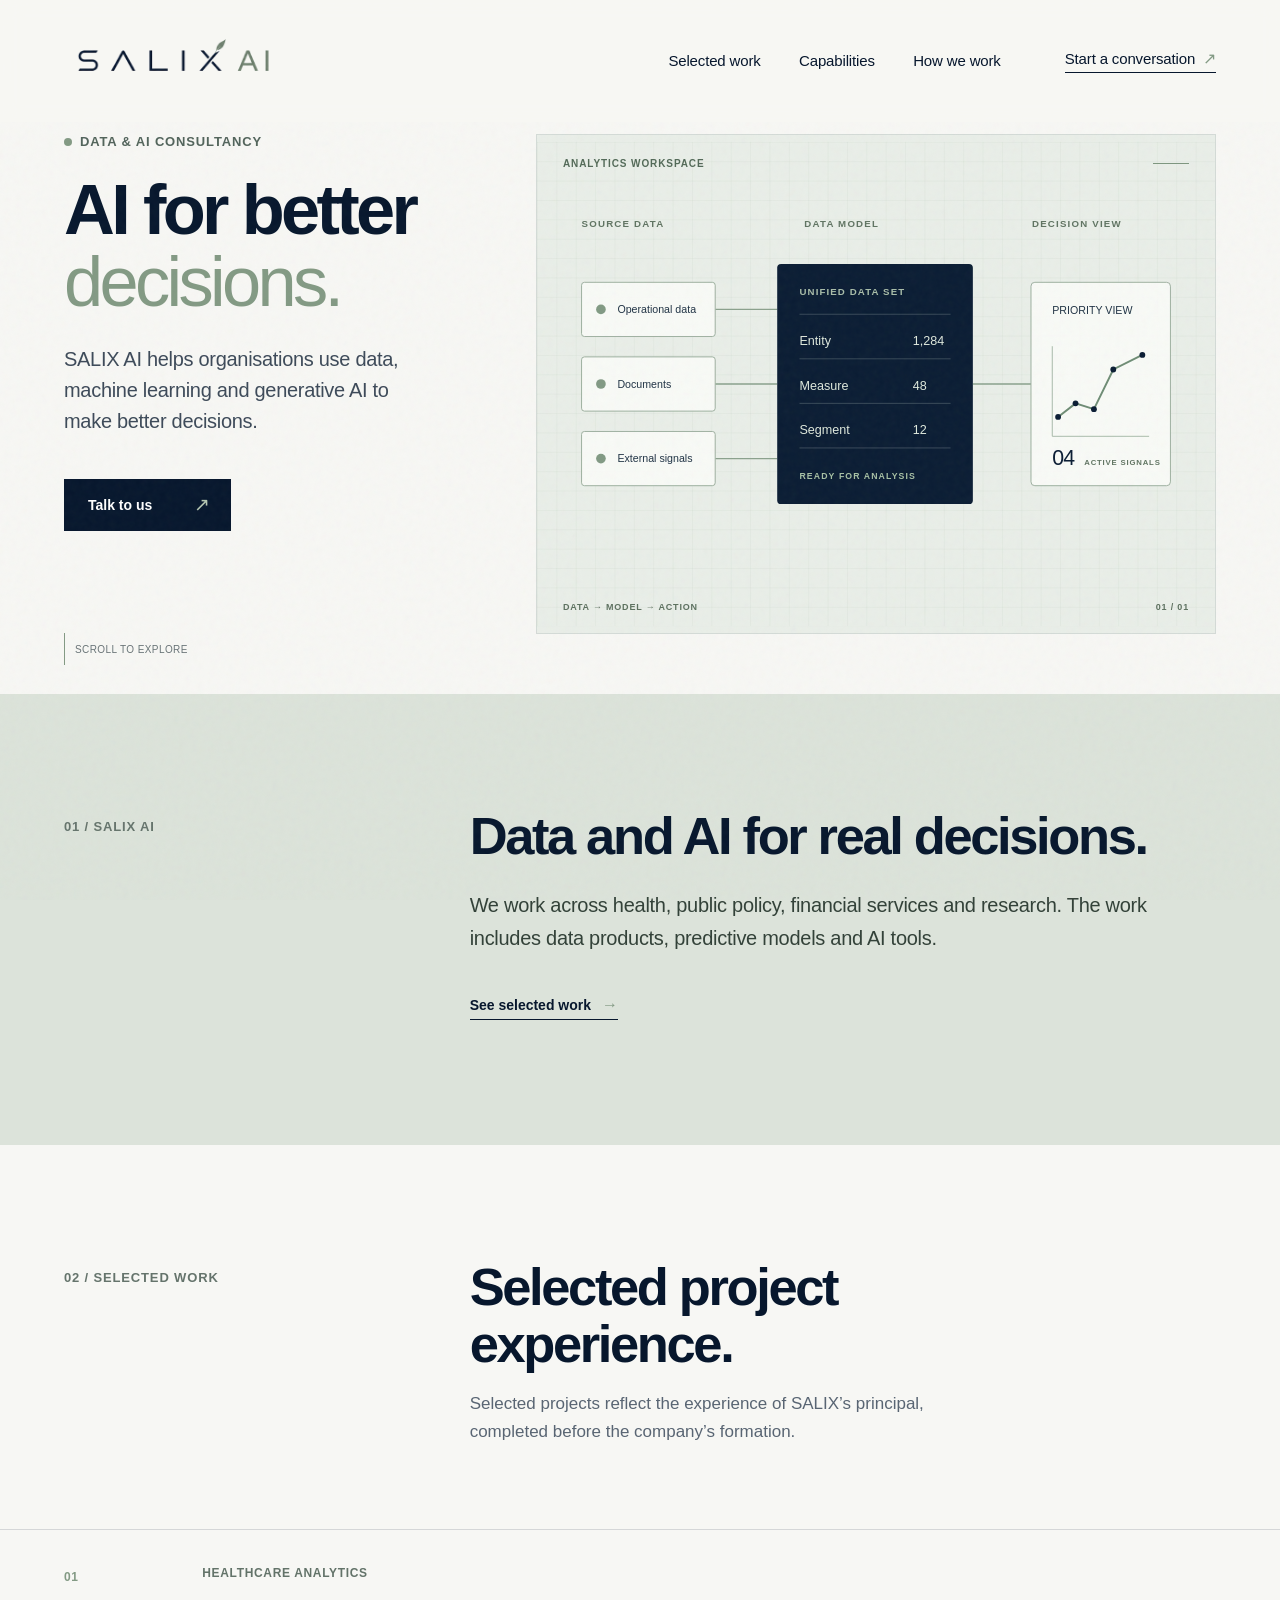
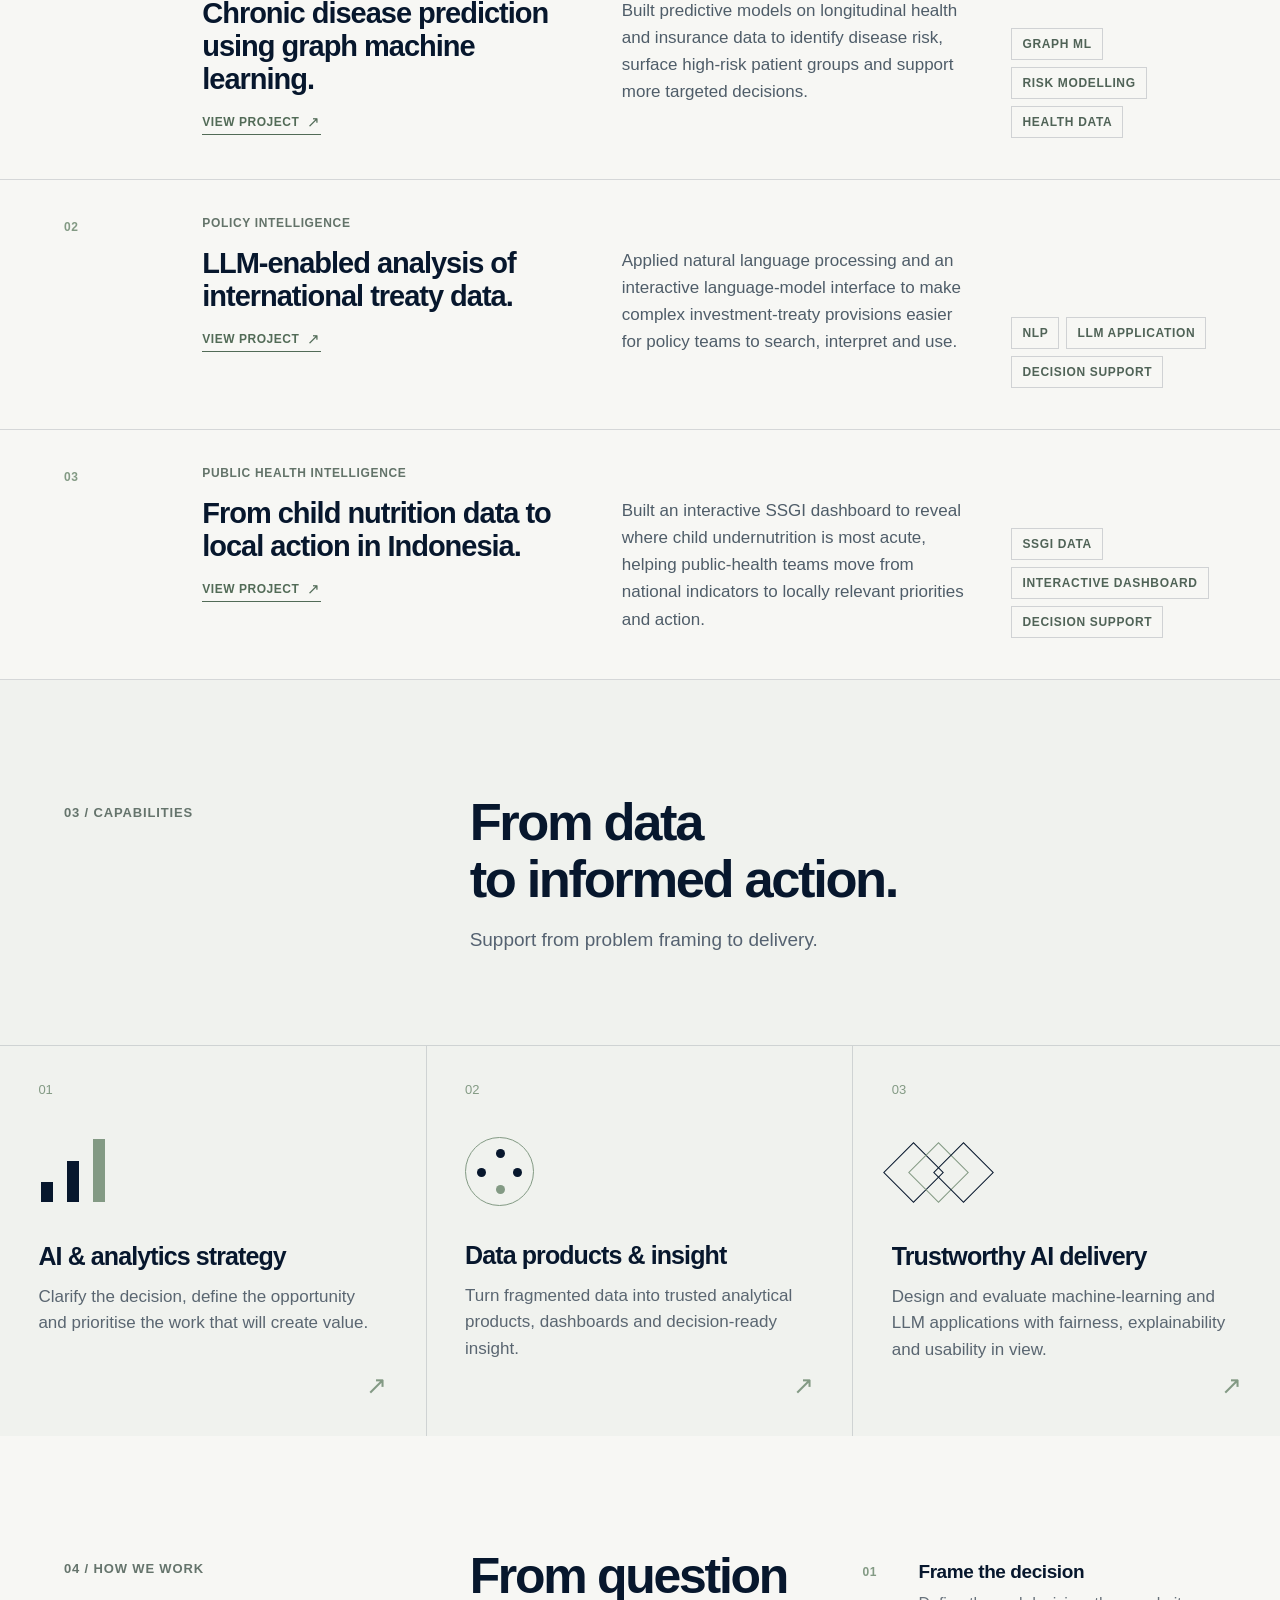
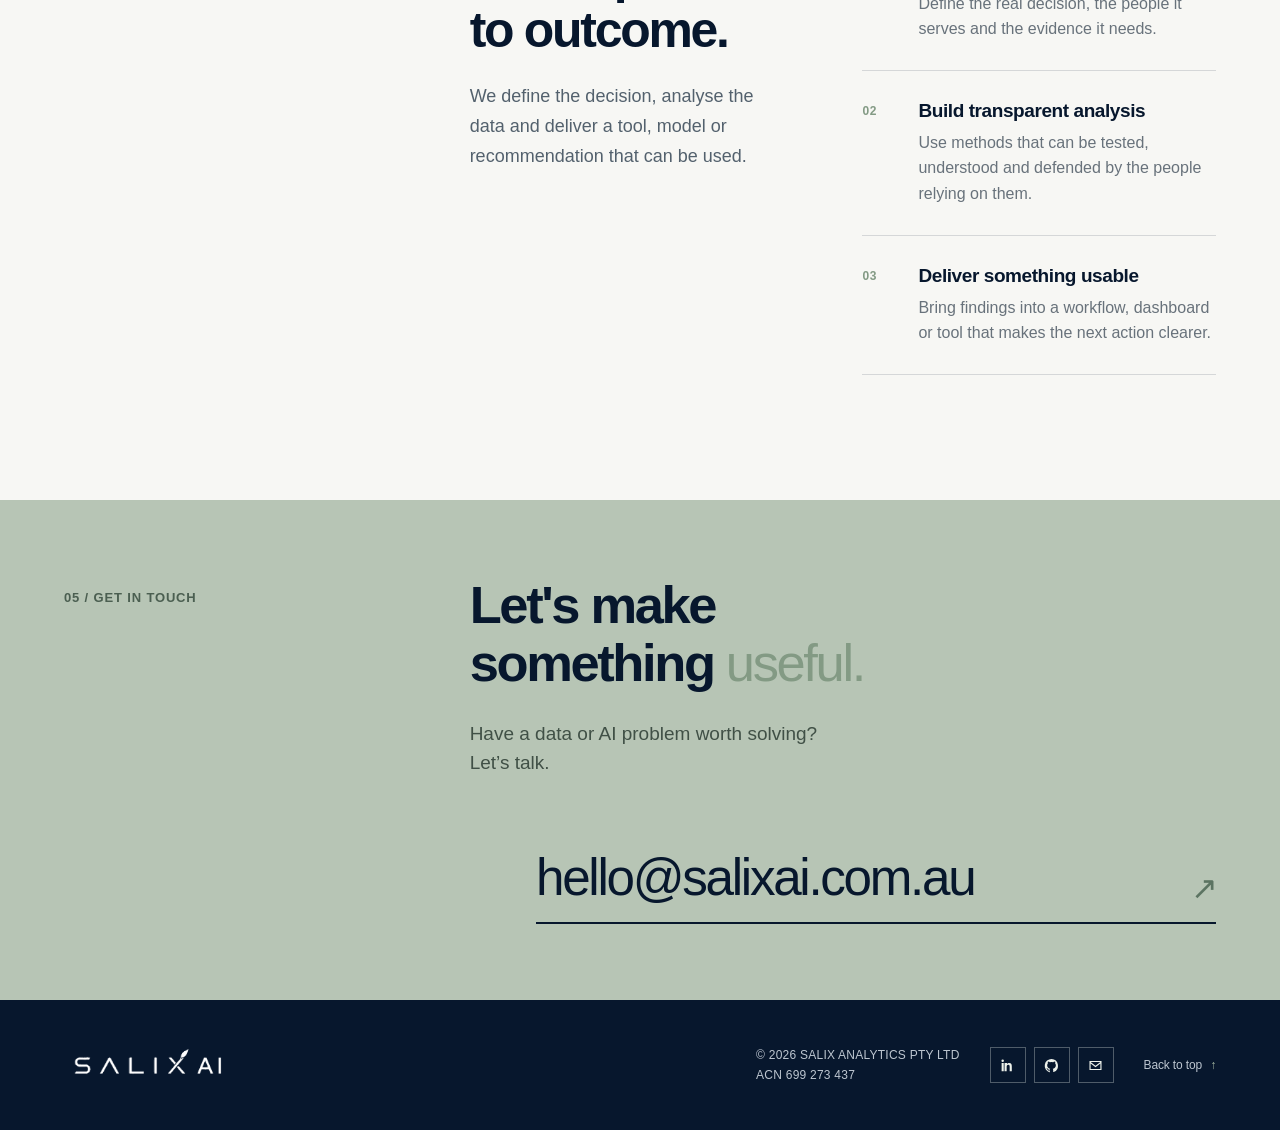
<file: index.html>
<!doctype html>
<html lang="en">
  <head>
    <meta charset="UTF-8" />
    <meta name="viewport" content="width=device-width, initial-scale=1.0" />
    <meta
      name="description"
      content="SALIX AI is an independent data and AI consultancy for complex, high-stakes decisions."
    />
    <meta name="theme-color" content="#07172d" />
    <title>SALIX AI | Data & AI advisory</title>
    <link rel="icon" href="SALIX_AI_exact_brand_pack/22_favicon.ico" sizes="any" />
    <link rel="stylesheet" href="styles.css?v=20260623-1800" />
  </head>
  <body>
    <div class="page-noise" aria-hidden="true"></div>
    <header class="site-header" id="top">
      <a class="brand" href="#top" aria-label="SALIX AI home">
        <img src="SALIX_AI_exact_brand_pack/10_primary_logo_transparent.png" alt="SALIX AI" />
      </a>
      <nav class="desktop-nav" aria-label="Main navigation">
        <a href="#work">Selected work</a>
        <a href="#services">Capabilities</a>
        <a href="#approach">How we work</a>
      </nav>
      <a class="header-cta" href="#contact">Start a conversation <span>↗</span></a>
      <button class="menu-button" aria-label="Open menu" aria-expanded="false">
        <span></span><span></span>
      </button>
    </header>

    <nav class="mobile-nav" aria-label="Mobile navigation">
      <a href="#work">Selected work</a>
      <a href="#services">Capabilities</a>
      <a href="#approach">How we work</a>
      <a href="#contact">Start a conversation</a>
    </nav>

    <main>
      <section class="hero">
        <div class="hero-copy reveal">
          <p class="eyebrow"><span class="eyebrow-dot"></span> Data &amp; AI consultancy</p>
          <h1>AI for better<br /><em>decisions.</em></h1>
          <p class="hero-intro">
            SALIX AI helps organisations use data, machine learning and generative AI to make better decisions.
          </p>
          <a class="button button-dark" href="#contact">Talk to us <span>↗</span></a>
        </div>
        <div class="hero-art reveal" aria-label="Diagram showing source data, a data model and a decision view" role="img">
          <svg class="data-diagram" viewBox="0 0 700 500" aria-hidden="true">
            <defs>
              <pattern id="diagram-grid" width="20" height="20" patternUnits="userSpaceOnUse"><path d="M20 0H0V20" fill="none" stroke="#8ba18d" stroke-opacity=".13" stroke-width="1"/></pattern>
            </defs>
            <rect width="700" height="500" fill="url(#diagram-grid)"/>
            <text class="diagram-caption" x="46" y="88">SOURCE DATA</text>
            <text class="diagram-caption" x="276" y="88">DATA MODEL</text>
            <text class="diagram-caption" x="511" y="88">DECISION VIEW</text>
            <path class="diagram-connection" d="M184 173H248M184 250H248M184 327H248M450 250H510"/>
            <g class="source-list"><rect x="46" y="145" width="138" height="56" rx="3"/><circle cx="66" cy="173" r="5"/><text x="83" y="177">Operational data</text><rect x="46" y="222" width="138" height="56" rx="3"/><circle cx="66" cy="250" r="5"/><text x="83" y="254">Documents</text><rect x="46" y="299" width="138" height="56" rx="3"/><circle cx="66" cy="327" r="5"/><text x="83" y="331">External signals</text></g>
            <g class="model-panel"><rect x="248" y="126" width="202" height="248" rx="4"/><text class="model-title" x="271" y="158">UNIFIED DATA SET</text><path d="M271 178H427"/><text x="271" y="210">Entity</text><text x="388" y="210">1,284</text><path d="M271 224H427"/><text x="271" y="256">Measure</text><text x="388" y="256">48</text><path d="M271 270H427"/><text x="271" y="302">Segment</text><text x="388" y="302">12</text><path d="M271 316H427"/><text class="model-status" x="271" y="348">READY FOR ANALYSIS</text></g>
            <g class="decision-panel"><rect x="510" y="145" width="144" height="210" rx="4"/><text x="532" y="178">PRIORITY VIEW</text><path class="chart-axis" d="M532 304H632M532 304V211"/><path class="chart-line" d="M538 284 L556 270 L575 276 L595 235 L625 220"/><circle class="chart-dot" cx="538" cy="284" r="3"/><circle class="chart-dot" cx="556" cy="270" r="3"/><circle class="chart-dot" cx="575" cy="276" r="3"/><circle class="chart-dot" cx="595" cy="235" r="3"/><circle class="chart-dot" cx="625" cy="220" r="3"/><text class="decision-number" x="532" y="334">04</text><text class="decision-label" x="565" y="334">ACTIVE SIGNALS</text></g>
          </svg>
          <div class="diagram-header"><span>ANALYTICS WORKSPACE</span><i></i></div>
          <div class="diagram-footer"><span>DATA → MODEL → ACTION</span><span>01 / 01</span></div>
        </div>
        <a class="scroll-prompt" href="#services"><span></span> Scroll to explore</a>
      </section>

      <section class="intro section-grid" id="about">
        <p class="section-label reveal">01 / SALIX AI</p>
        <div class="intro-content reveal">
          <h2>Data and AI for real decisions.</h2>
          <p>
            We work across health, public policy, financial services and research. The work includes data products, predictive models and AI tools.
          </p>
          <a class="text-link" href="#work">See selected work <span>→</span></a>
        </div>
      </section>

      <section class="work" id="work">
        <div class="work-heading section-grid">
          <p class="section-label reveal">02 / Selected work</p>
          <div class="reveal">
            <h2>Selected project<br />experience.</h2>
            <p>Selected projects reflect the experience of SALIX&rsquo;s principal, completed before the company&rsquo;s formation.</p>
          </div>
        </div>
        <div class="case-list">
          <article class="case-study reveal">
            <div class="case-index">01</div>
            <div class="case-main"><p class="case-sector">Healthcare analytics</p><h3><a href="chronic-disease-graph-ml.html">Chronic disease prediction using graph machine learning.</a></h3><a class="case-project-link" href="chronic-disease-graph-ml.html">View project <span>↗</span></a></div>
            <p class="case-description">Built predictive models on longitudinal health and insurance data to identify disease risk, surface high-risk patient groups and support more targeted decisions.</p>
            <div class="case-tags"><span>Graph ML</span><span>Risk modelling</span><span>Health data</span></div>
          </article>
          <article class="case-study reveal">
            <div class="case-index">02</div>
            <div class="case-main"><p class="case-sector">Policy intelligence</p><h3><a href="international-treaty-intelligence.html">LLM-enabled analysis of international treaty data.</a></h3><a class="case-project-link" href="international-treaty-intelligence.html">View project <span>↗</span></a></div>
            <p class="case-description">Applied natural language processing and an interactive language-model interface to make complex investment-treaty provisions easier for policy teams to search, interpret and use.</p>
            <div class="case-tags"><span>NLP</span><span>LLM application</span><span>Decision support</span></div>
          </article>
          <article class="case-study reveal">
            <div class="case-index">03</div>
            <div class="case-main"><p class="case-sector">Public health intelligence</p><h3><a href="indonesia-child-nutrition.html">From child nutrition data to local action in Indonesia.</a></h3><a class="case-project-link" href="indonesia-child-nutrition.html">View project <span>↗</span></a></div>
            <p class="case-description">Built an interactive SSGI dashboard to reveal where child undernutrition is most acute, helping public-health teams move from national indicators to locally relevant priorities and action.</p>
            <div class="case-tags"><span>SSGI data</span><span>Interactive dashboard</span><span>Decision support</span></div>
          </article>
        </div>
      </section>

      <section class="services" id="services">
        <div class="services-heading section-grid">
          <p class="section-label reveal">03 / Capabilities</p>
          <div class="reveal">
            <h2>From data<br />to informed action.</h2>
            <p>Support from problem framing to delivery.</p>
          </div>
        </div>
        <div class="service-list">
          <article class="service-card reveal">
            <p class="service-number">01</p>
            <div class="service-icon strategy-icon"><span></span><span></span><span></span></div>
            <h3>AI &amp; analytics strategy</h3>
            <p>Clarify the decision, define the opportunity and prioritise the work that will create value.</p>
            <a href="#contact" aria-label="Discuss AI strategy">↗</a>
          </article>
          <article class="service-card reveal">
            <p class="service-number">02</p>
            <div class="service-icon data-icon"><span></span><span></span><span></span><span></span></div>
            <h3>Data products &amp; insight</h3>
            <p>Turn fragmented data into trusted analytical products, dashboards and decision-ready insight.</p>
            <a href="#contact" aria-label="Discuss data foundations">↗</a>
          </article>
          <article class="service-card reveal">
            <p class="service-number">03</p>
            <div class="service-icon delivery-icon"><span></span><span></span><span></span></div>
            <h3>Trustworthy AI delivery</h3>
            <p>Design and evaluate machine-learning and LLM applications with fairness, explainability and usability in view.</p>
            <a href="#contact" aria-label="Discuss intelligent delivery">↗</a>
          </article>
        </div>
      </section>

      <section class="approach section-grid" id="approach">
        <p class="section-label reveal">04 / How we work</p>
        <div class="approach-content">
          <div class="reveal">
            <h2>From question<br />to outcome.</h2>
            <p>We define the decision, analyse the data and deliver a tool, model or recommendation that can be used.</p>
          </div>
          <ol class="principles reveal">
            <li><span>01</span><strong>Frame the decision</strong><p>Define the real decision, the people it serves and the evidence it needs.</p></li>
            <li><span>02</span><strong>Build transparent analysis</strong><p>Use methods that can be tested, understood and defended by the people relying on them.</p></li>
            <li><span>03</span><strong>Deliver something usable</strong><p>Bring findings into a workflow, dashboard or tool that makes the next action clearer.</p></li>
          </ol>
        </div>
      </section>

      <section class="contact" id="contact">
        <div class="contact-inner">
          <div class="contact-copy reveal">
            <p class="section-label">05 / Get in touch</p>
            <div class="contact-message">
              <h2>Let's make<br />something <em>useful.</em></h2>
              <p>Have a data or AI problem worth solving? Let&rsquo;s talk.</p>
            </div>
          </div>
          <a class="contact-email reveal" href="mailto:hello@salixai.com.au">
            <span>hello@salixai.com.au</span><i>↗</i>
          </a>
        </div>
      </section>
    </main>

    <footer>
      <img src="SALIX_AI_exact_brand_pack/10_primary_logo_transparent.png" alt="SALIX AI" />
      <div class="footer-details">
        <p>© <span id="year"></span> SALIX ANALYTICS PTY LTD</p>
        <p>ACN 699 273 437</p>
      </div>
      <nav class="footer-socials" aria-label="Social links">
        <a href="https://www.linkedin.com/company/salix-analytics-pty-ltd/" target="_blank" rel="noreferrer" aria-label="SALIX AI on LinkedIn">
          <svg viewBox="0 0 24 24" aria-hidden="true"><path d="M5.2 3.5A1.7 1.7 0 1 1 5.2 7a1.7 1.7 0 0 1 0-3.5ZM3.7 8.6h3V20h-3V8.6Zm4.9 0h2.9v1.56h.04c.4-.76 1.4-1.56 2.88-1.56 3.08 0 3.65 2.03 3.65 4.67V20h-3v-5.96c0-1.42-.03-3.25-1.98-3.25-1.98 0-2.28 1.54-2.28 3.15V20h-3V8.6Z"/></svg>
        </a>
        <a href="https://github.com/haohuilu" target="_blank" rel="noreferrer" aria-label="SALIX AI on GitHub">
          <svg viewBox="0 0 24 24" aria-hidden="true"><path d="M12 2.8a9.6 9.6 0 0 0-3.04 18.7c.48.09.66-.21.66-.47v-1.86c-2.69.58-3.26-1.14-3.26-1.14-.44-1.12-1.08-1.42-1.08-1.42-.88-.6.07-.59.07-.59.98.07 1.49 1 1.49 1 .87 1.49 2.28 1.06 2.84.81.09-.63.34-1.06.62-1.31-2.15-.25-4.41-1.08-4.41-4.78 0-1.06.38-1.93 1-2.61-.1-.25-.43-1.24.1-2.58 0 0 .82-.26 2.64 1a9.2 9.2 0 0 1 4.8 0c1.82-1.26 2.63-1 2.63-1 .54 1.34.2 2.33.1 2.58.62.68 1 1.55 1 2.61 0 3.72-2.27 4.52-4.43 4.77.35.3.66.87.66 1.75v2.6c0 .26.17.57.67.47A9.6 9.6 0 0 0 12 2.8Z"/></svg>
        </a>
        <a href="mailto:hello@salixai.com.au" aria-label="Email SALIX AI">
          <svg viewBox="0 0 24 24" aria-hidden="true"><path d="M3.5 5.5h17v13h-17v-13Zm1.6 1.7 6.9 5.31 6.9-5.31H5.1Zm13.8 9.6V9.08L12 14.46 5.1 9.08v7.72h13.8Z"/></svg>
        </a>
      </nav>
      <a href="#top">Back to top <span>↑</span></a>
    </footer>
    <script src="script.js"></script>
  </body>
</html>
</file>
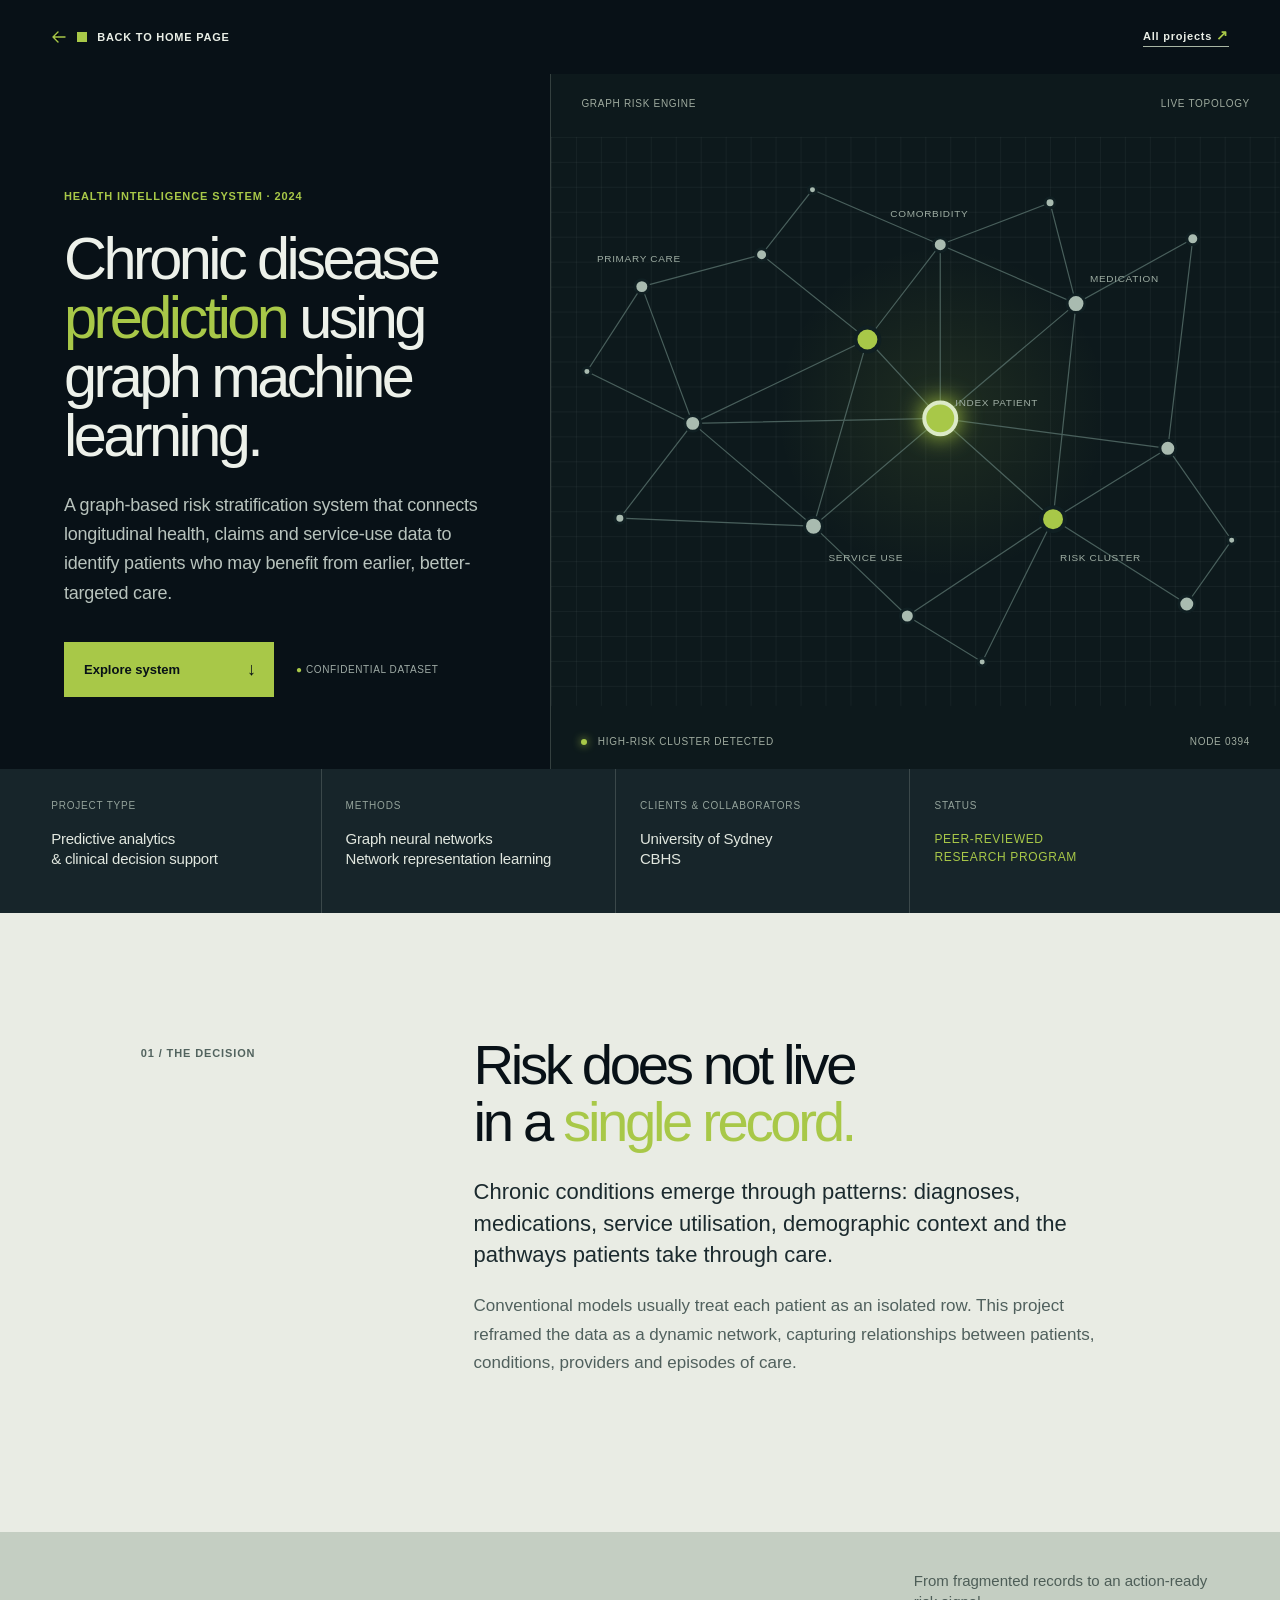
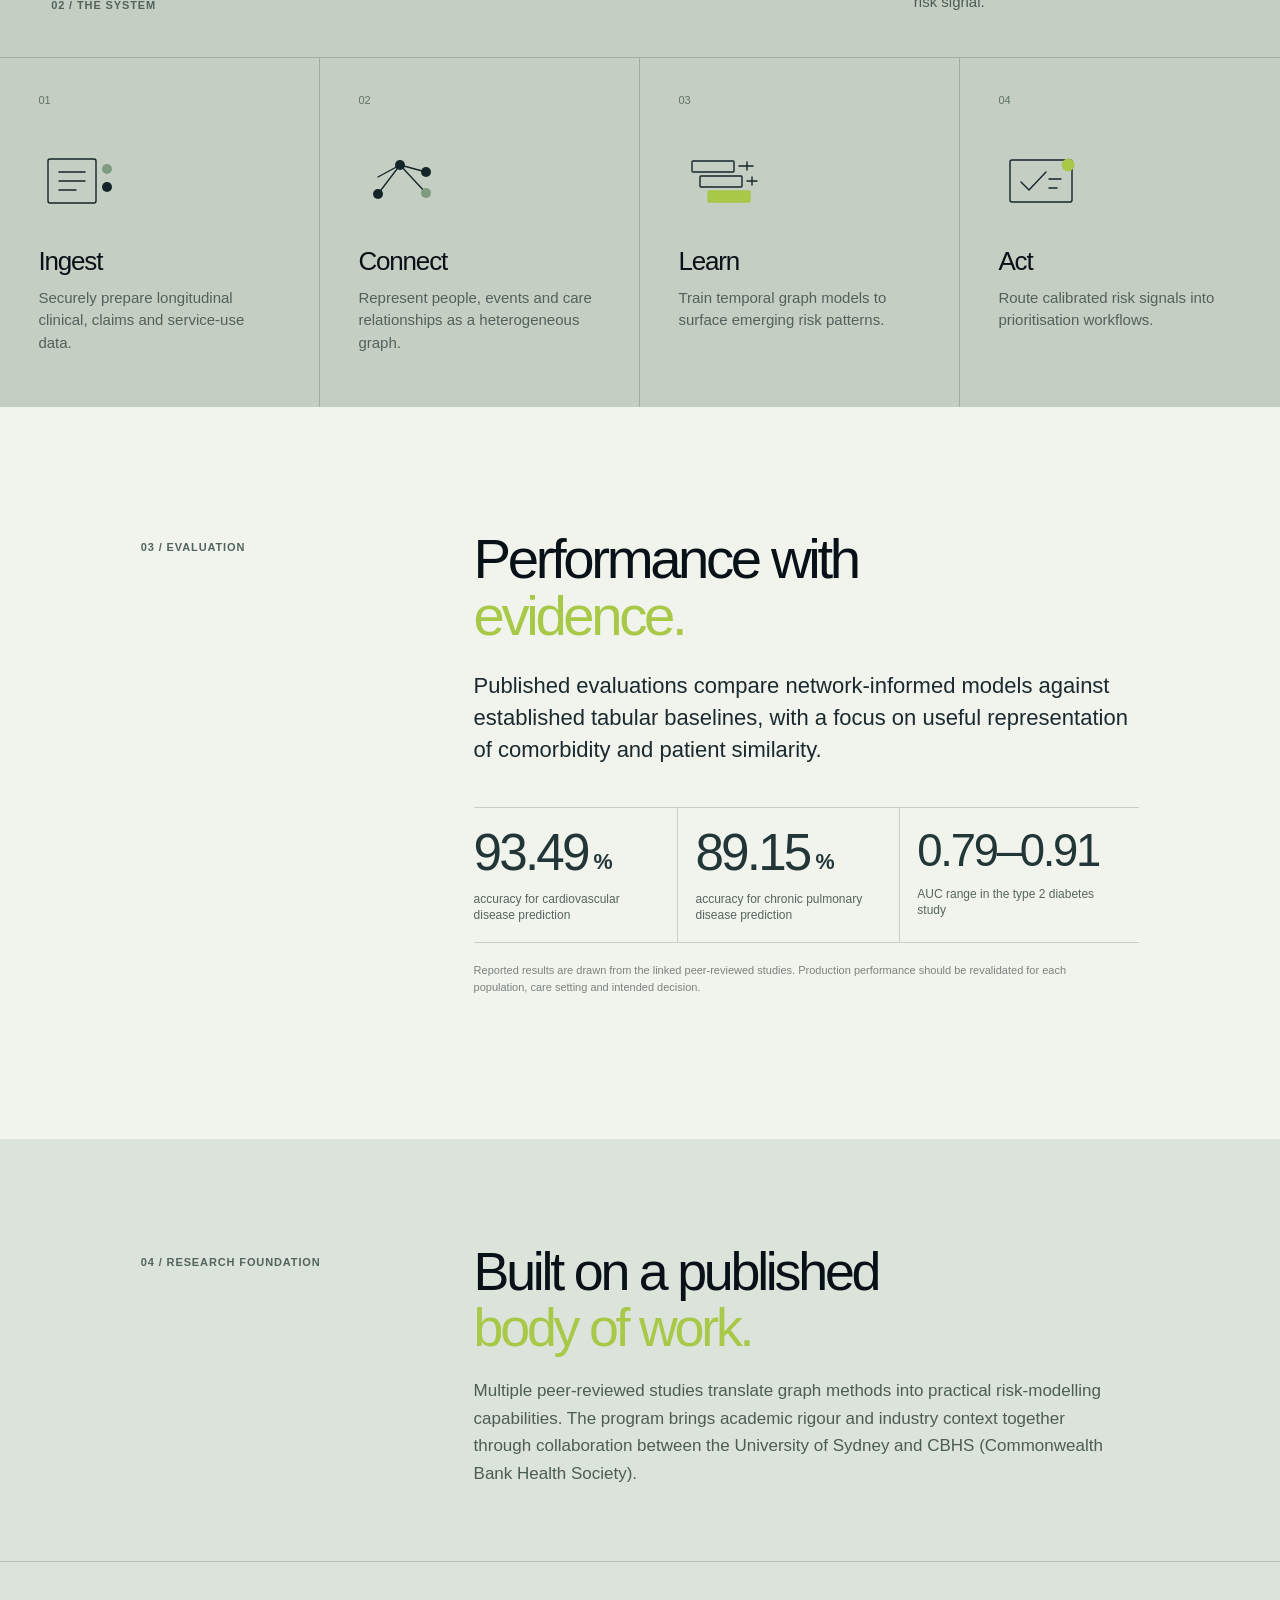
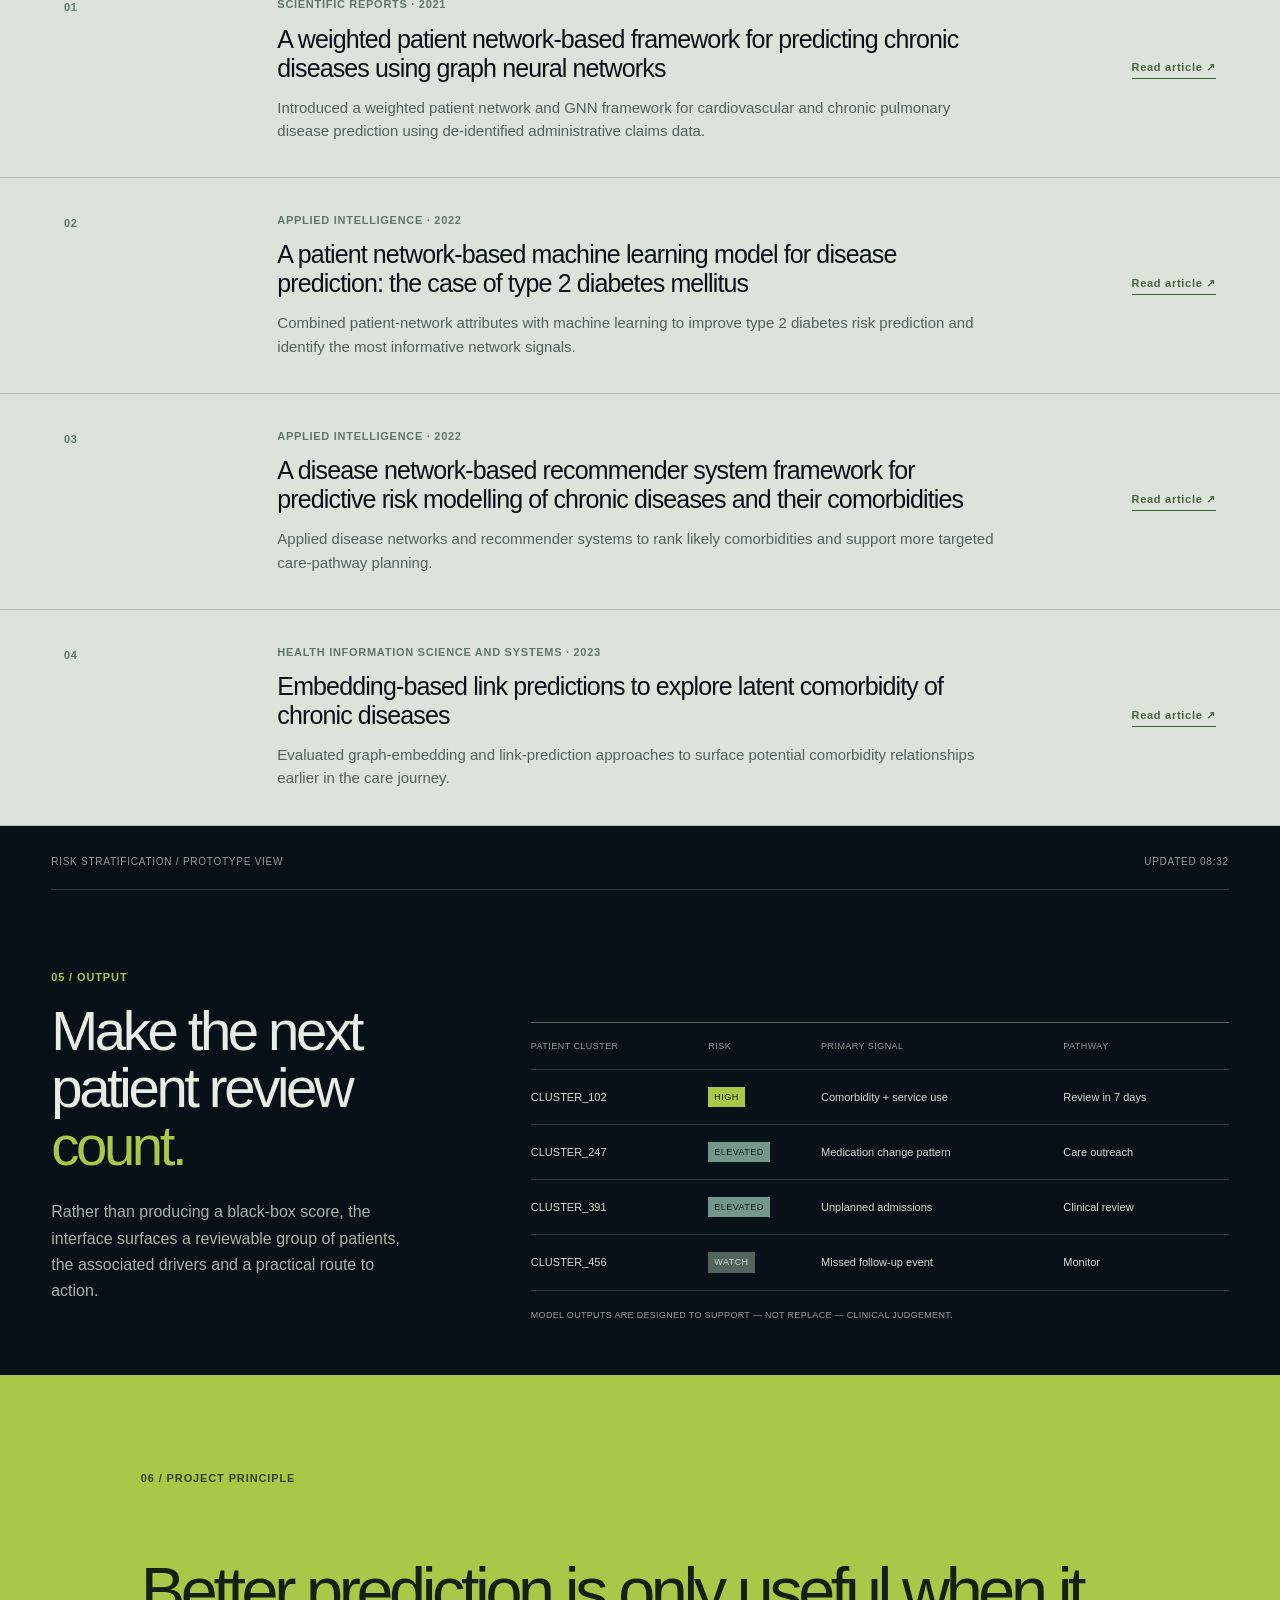
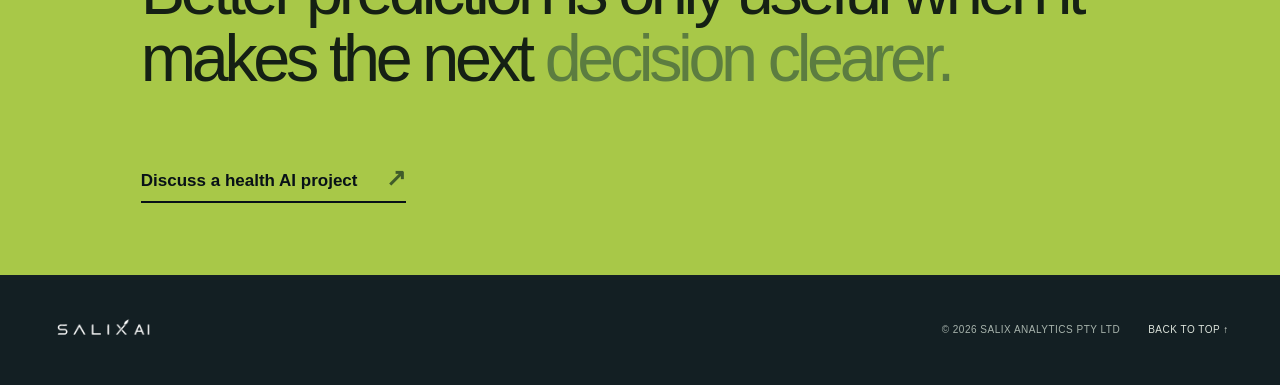
<file: chronic-disease-graph-ml.html>
<!doctype html>
<html lang="en">
  <head>
    <meta charset="UTF-8" />
    <meta name="viewport" content="width=device-width, initial-scale=1.0" />
    <meta name="description" content="A SALIX AI project showcase for graph machine learning in chronic disease prediction." />
    <meta name="theme-color" content="#081117" />
    <title>Chronic disease prediction | SALIX AI</title>
    <link rel="icon" href="SALIX_AI_exact_brand_pack/22_favicon.ico" sizes="any" />
    <link rel="stylesheet" href="project.css?v=20260623-01" />
  </head>
  <body id="top">
    <div class="scanlines" aria-hidden="true"></div>
    <header class="project-header">
      <a class="project-mark" href="index.html" aria-label="Back to SALIX AI home"><svg class="home-arrow" viewBox="0 0 16 16" aria-hidden="true"><path d="M14 8H3M7 3 2 8l5 5"/></svg><span class="mark-square"></span><span>BACK TO HOME PAGE</span></a>
      <a class="back-link" href="index.html#work">All projects <span>↗</span></a>
    </header>
    <main>
      <section class="project-hero">
        <div class="hero-copy reveal">
          <p class="kicker">HEALTH INTELLIGENCE SYSTEM · 2024</p>
          <h1>Chronic disease<br /><em>prediction</em> using<br />graph machine learning.</h1>
          <p class="hero-summary">A graph-based risk stratification system that connects longitudinal health, claims and service-use data to identify patients who may benefit from earlier, better-targeted care.</p>
          <div class="hero-actions"><a class="solid-button" href="#system">Explore system <span>↓</span></a><span class="confidential">● CONFIDENTIAL DATASET</span></div>
        </div>
        <div class="network-console reveal" role="img" aria-label="A stylised graph machine-learning network showing patient and clinical-service connections">
          <div class="console-top"><span>GRAPH RISK ENGINE</span><span>LIVE TOPOLOGY</span></div>
          <svg viewBox="0 0 730 570" aria-hidden="true"><defs><pattern id="grid" width="25" height="25" patternUnits="userSpaceOnUse"><path d="M25 0H0V25" fill="none" stroke="#9db1ab" stroke-opacity=".12" stroke-width="1"/></pattern><radialGradient id="glow"><stop stop-color="#B6D84A" stop-opacity=".48"/><stop offset="1" stop-color="#B6D84A" stop-opacity="0"/></radialGradient></defs><rect width="730" height="570" fill="url(#grid)"/><circle cx="392" cy="275" r="166" fill="url(#glow)" opacity=".22"/><g class="edges"><path d="M91 150L211 118 317 203 390 108 526 167 643 102M91 150 142 287 317 203 390 282 526 167M142 287 263 390 390 282 503 383 618 312M263 390 357 480 503 383 637 468M317 203 263 390M390 108V282M526 167 503 383M643 102 618 312M142 287 390 282 618 312"/><path d="m211 118 51-65 128 55 110-42 26 101M91 150 36 235l106 52-73 95 194 8M357 480l75 46 71-143M618 312l64 92-45 64"/></g><g class="nodes"><circle cx="91" cy="150" r="7"/><circle cx="211" cy="118" r="6"/><circle cx="262" cy="53" r="4"/><circle cx="317" cy="203" r="12" class="active"/><circle cx="390" cy="108" r="7"/><circle cx="500" cy="66" r="5"/><circle cx="526" cy="167" r="9"/><circle cx="643" cy="102" r="6"/><circle cx="36" cy="235" r="4"/><circle cx="142" cy="287" r="8"/><circle cx="390" cy="282" r="16" class="critical"/><circle cx="618" cy="312" r="8"/><circle cx="69" cy="382" r="5"/><circle cx="263" cy="390" r="9"/><circle cx="503" cy="383" r="12" class="active"/><circle cx="682" cy="404" r="4"/><circle cx="357" cy="480" r="7"/><circle cx="432" cy="526" r="4"/><circle cx="637" cy="468" r="8"/></g><g class="labels"><text x="46" y="125">PRIMARY CARE</text><text x="340" y="80">COMORBIDITY</text><text x="540" y="145">MEDICATION</text><text x="405" y="270">INDEX PATIENT</text><text x="510" y="425">RISK CLUSTER</text><text x="278" y="425">SERVICE USE</text></g></svg>
          <div class="console-bottom"><span><b></b> HIGH-RISK CLUSTER DETECTED</span><span>NODE 0394</span></div>
        </div>
      </section>
      <section class="project-meta"><div><p>PROJECT TYPE</p><strong>Predictive analytics<br />&amp; clinical decision support</strong></div><div><p>METHODS</p><strong>Graph neural networks<br />Network representation learning</strong></div><div><p>CLIENTS &amp; COLLABORATORS</p><strong>University of Sydney<br />CBHS</strong></div><div><p>STATUS</p><strong class="lime-text">PEER-REVIEWED<br />RESEARCH PROGRAM</strong></div></section>
      <section class="problem section-split" id="system"><p class="section-tag">01 / THE DECISION</p><div class="section-content reveal"><h2>Risk does not live<br />in a <em>single record.</em></h2><p class="large-copy">Chronic conditions emerge through patterns: diagnoses, medications, service utilisation, demographic context and the pathways patients take through care.</p><p>Conventional models usually treat each patient as an isolated row. This project reframed the data as a dynamic network, capturing relationships between patients, conditions, providers and episodes of care.</p></div></section>
      <section class="system-panel"><div class="system-heading"><p class="section-tag">02 / THE SYSTEM</p><p>From fragmented records to an action-ready risk signal.</p></div><div class="pipeline"><article class="pipeline-stage reveal"><span>01</span><svg class="stage-icon" viewBox="0 0 88 72" aria-hidden="true"><rect x="10" y="14" width="48" height="44" rx="2"/><path d="M21 27h26M21 36h26M21 45h17"/><circle cx="69" cy="24" r="5" class="accent"/><circle cx="69" cy="42" r="5"/></svg><h3>Ingest</h3><p>Securely prepare longitudinal clinical, claims and service-use data.</p></article><article class="pipeline-stage reveal"><span>02</span><svg class="stage-icon" viewBox="0 0 88 72" aria-hidden="true"><path d="M20 49 42 20l26 28M42 20l26 7M42 20 20 32"/><circle cx="20" cy="49" r="5"/><circle cx="42" cy="20" r="5"/><circle cx="68" cy="48" r="5" class="accent"/><circle cx="68" cy="27" r="5"/></svg><h3>Connect</h3><p>Represent people, events and care relationships as a heterogeneous graph.</p></article><article class="pipeline-stage reveal"><span>03</span><svg class="stage-icon" viewBox="0 0 88 72" aria-hidden="true"><rect x="14" y="16" width="42" height="11" rx="1"/><rect x="22" y="31" width="42" height="11" rx="1"/><rect x="30" y="46" width="42" height="11" rx="1" class="accent-fill"/><path d="M61 21h14M69 17v8M69 36h10M74 32v8"/></svg><h3>Learn</h3><p>Train temporal graph models to surface emerging risk patterns.</p></article><article class="pipeline-stage reveal"><span>04</span><svg class="stage-icon" viewBox="0 0 88 72" aria-hidden="true"><rect x="12" y="15" width="62" height="42" rx="2"/><path d="m23 37 8 8 17-18M51 34h12M51 43h8"/><circle cx="70" cy="20" r="6" class="accent-fill"/></svg><h3>Act</h3><p>Route calibrated risk signals into prioritisation workflows.</p></article></div></section>
      <section class="evidence section-split"><p class="section-tag">03 / EVALUATION</p><div class="section-content reveal"><h2>Performance with<br /><em>evidence.</em></h2><p class="large-copy">Published evaluations compare network-informed models against established tabular baselines, with a focus on useful representation of comorbidity and patient similarity.</p><div class="metric-grid"><div><strong><span class="metric-value">93.49</span><span class="metric-unit">%</span></strong><p>accuracy for cardiovascular disease prediction</p></div><div><strong><span class="metric-value">89.15</span><span class="metric-unit">%</span></strong><p>accuracy for chronic pulmonary disease prediction</p></div><div><strong class="metric-range">0.79–0.91</strong><p>AUC range in the type 2 diabetes study</p></div></div><p class="fine-print">Reported results are drawn from the linked peer-reviewed studies. Production performance should be revalidated for each population, care setting and intended decision.</p></div></section>
      <section class="research-foundation">
        <div class="research-heading"><p class="section-tag">04 / RESEARCH FOUNDATION</p><div><h2>Built on a published<br /><em>body of work.</em></h2><p>Multiple peer-reviewed studies translate graph methods into practical risk-modelling capabilities. The program brings academic rigour and industry context together through collaboration between the University of Sydney and CBHS (Commonwealth Bank Health Society).</p></div></div>
        <div class="publication-list">
          <a class="publication" href="https://www.nature.com/articles/s41598-021-01964-2" target="_blank" rel="noopener noreferrer"><span class="publication-index">01</span><div><p class="publication-journal">SCIENTIFIC REPORTS · 2021</p><h3>A weighted patient network-based framework for predicting chronic diseases using graph neural networks</h3><p class="publication-summary">Introduced a weighted patient network and GNN framework for cardiovascular and chronic pulmonary disease prediction using de-identified administrative claims data.</p></div><span class="publication-link">Read article ↗</span></a>
          <a class="publication" href="https://link.springer.com/article/10.1007/s10489-021-02533-w" target="_blank" rel="noopener noreferrer"><span class="publication-index">02</span><div><p class="publication-journal">APPLIED INTELLIGENCE · 2022</p><h3>A patient network-based machine learning model for disease prediction: the case of type 2 diabetes mellitus</h3><p class="publication-summary">Combined patient-network attributes with machine learning to improve type 2 diabetes risk prediction and identify the most informative network signals.</p></div><span class="publication-link">Read article ↗</span></a>
          <a class="publication" href="https://link.springer.com/article/10.1007/s10489-021-02963-6" target="_blank" rel="noopener noreferrer"><span class="publication-index">03</span><div><p class="publication-journal">APPLIED INTELLIGENCE · 2022</p><h3>A disease network-based recommender system framework for predictive risk modelling of chronic diseases and their comorbidities</h3><p class="publication-summary">Applied disease networks and recommender systems to rank likely comorbidities and support more targeted care-pathway planning.</p></div><span class="publication-link">Read article ↗</span></a>
          <a class="publication" href="https://link.springer.com/article/10.1007/s13755-022-00206-7" target="_blank" rel="noopener noreferrer"><span class="publication-index">04</span><div><p class="publication-journal">HEALTH INFORMATION SCIENCE AND SYSTEMS · 2023</p><h3>Embedding-based link predictions to explore latent comorbidity of chronic diseases</h3><p class="publication-summary">Evaluated graph-embedding and link-prediction approaches to surface potential comorbidity relationships earlier in the care journey.</p></div><span class="publication-link">Read article ↗</span></a>
        </div>
      </section>
      <section class="risk-terminal"><div class="terminal-title"><span>RISK STRATIFICATION / PROTOTYPE VIEW</span><span>UPDATED 08:32</span></div><div class="risk-body"><div class="risk-copy reveal"><p class="section-tag">05 / OUTPUT</p><h2>Make the next<br />patient review<br /><em>count.</em></h2><p>Rather than producing a black-box score, the interface surfaces a reviewable group of patients, the associated drivers and a practical route to action.</p></div><div class="risk-table reveal"><div class="table-heading"><span>PATIENT CLUSTER</span><span>RISK</span><span>PRIMARY SIGNAL</span><span>PATHWAY</span></div><div class="table-row"><span>CLUSTER_102</span><b class="risk-high">HIGH</b><span>Comorbidity + service use</span><span>Review in 7 days</span></div><div class="table-row"><span>CLUSTER_247</span><b class="risk-med">ELEVATED</b><span>Medication change pattern</span><span>Care outreach</span></div><div class="table-row"><span>CLUSTER_391</span><b class="risk-med">ELEVATED</b><span>Unplanned admissions</span><span>Clinical review</span></div><div class="table-row"><span>CLUSTER_456</span><b class="risk-low">WATCH</b><span>Missed follow-up event</span><span>Monitor</span></div><div class="terminal-caption">MODEL OUTPUTS ARE DESIGNED TO SUPPORT — NOT REPLACE — CLINICAL JUDGEMENT.</div></div></div></section>
      <section class="project-close"><p class="section-tag">06 / PROJECT PRINCIPLE</p><blockquote>Better prediction is only useful when it makes the next <em>decision clearer.</em></blockquote><a class="close-link" href="index.html#contact">Discuss a health AI project <span>↗</span></a></section>
    </main>
    <footer class="project-footer"><a href="index.html"><img src="SALIX_AI_exact_brand_pack/10_primary_logo_transparent.png" alt="SALIX AI" /></a><span>© <span id="year"></span> SALIX ANALYTICS PTY LTD</span><a href="#top">BACK TO TOP ↑</a></footer><script src="project.js"></script>
  </body>
</html>
</file>
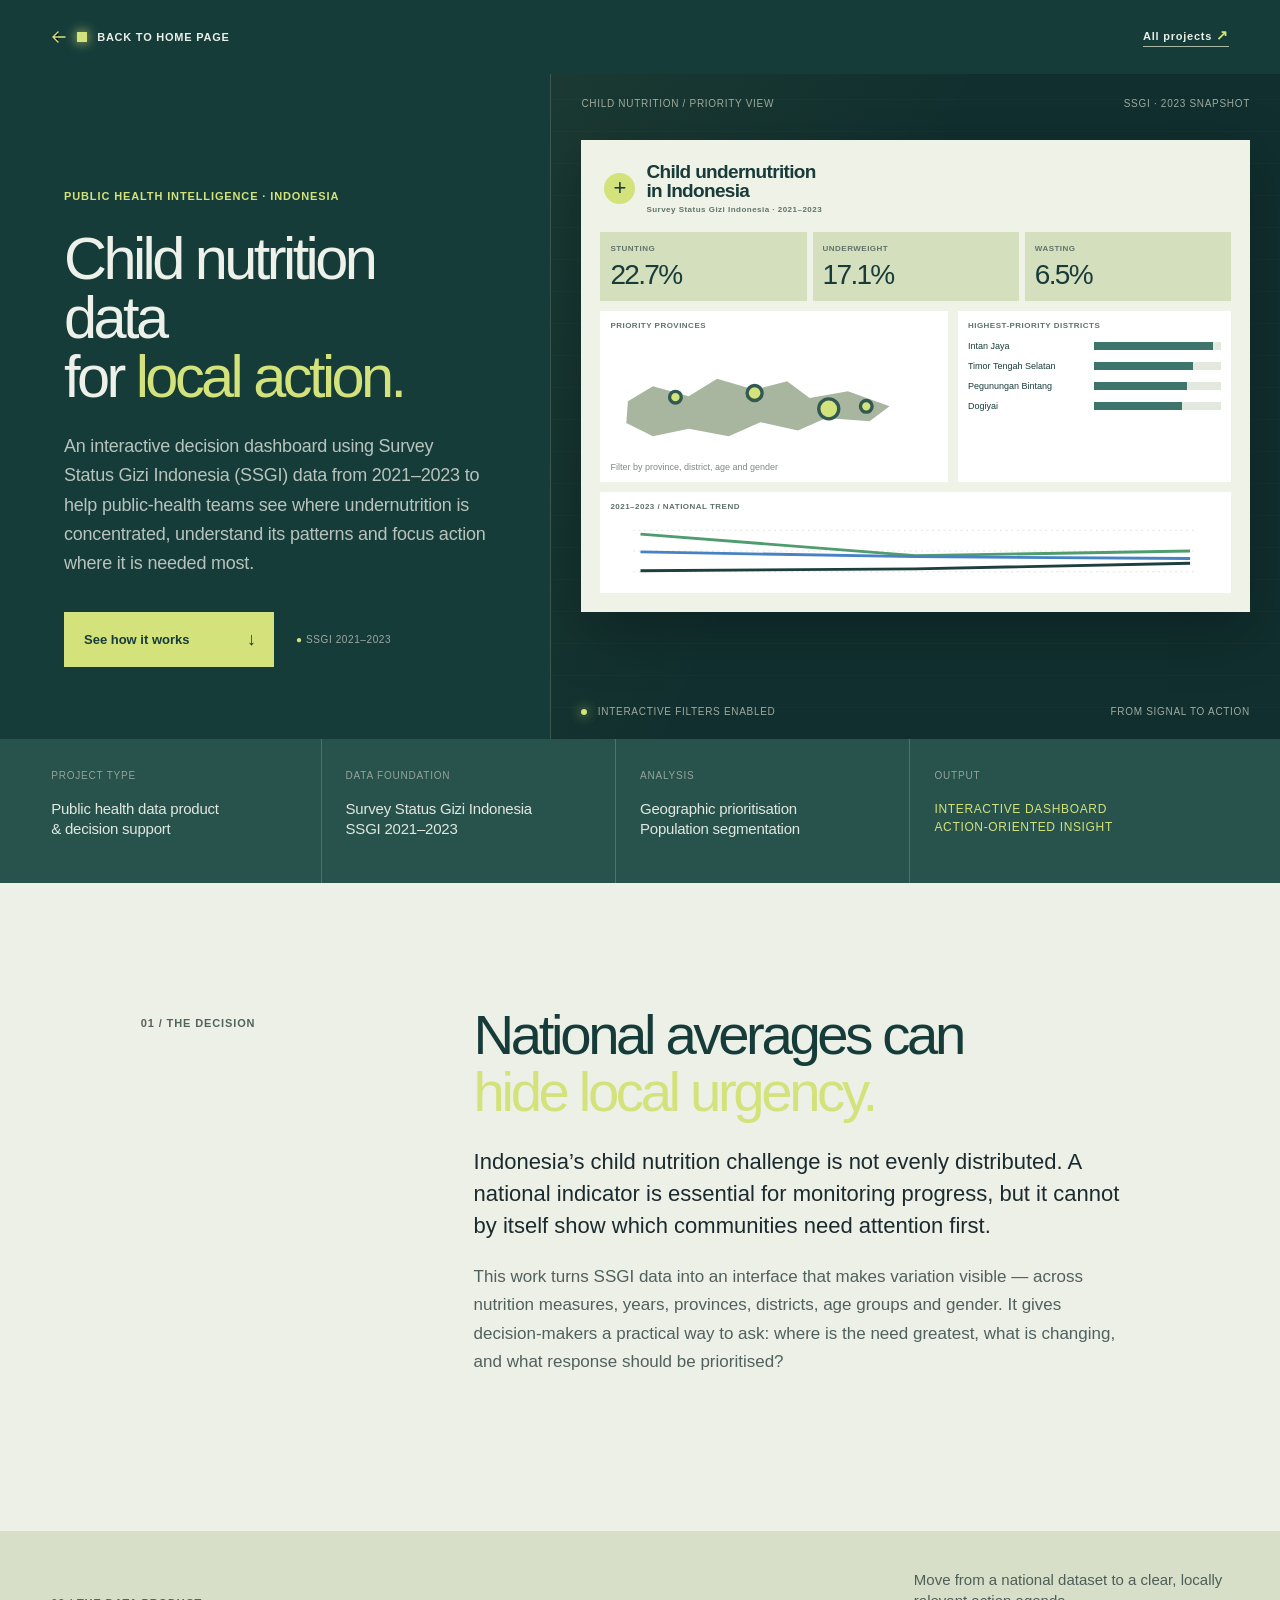
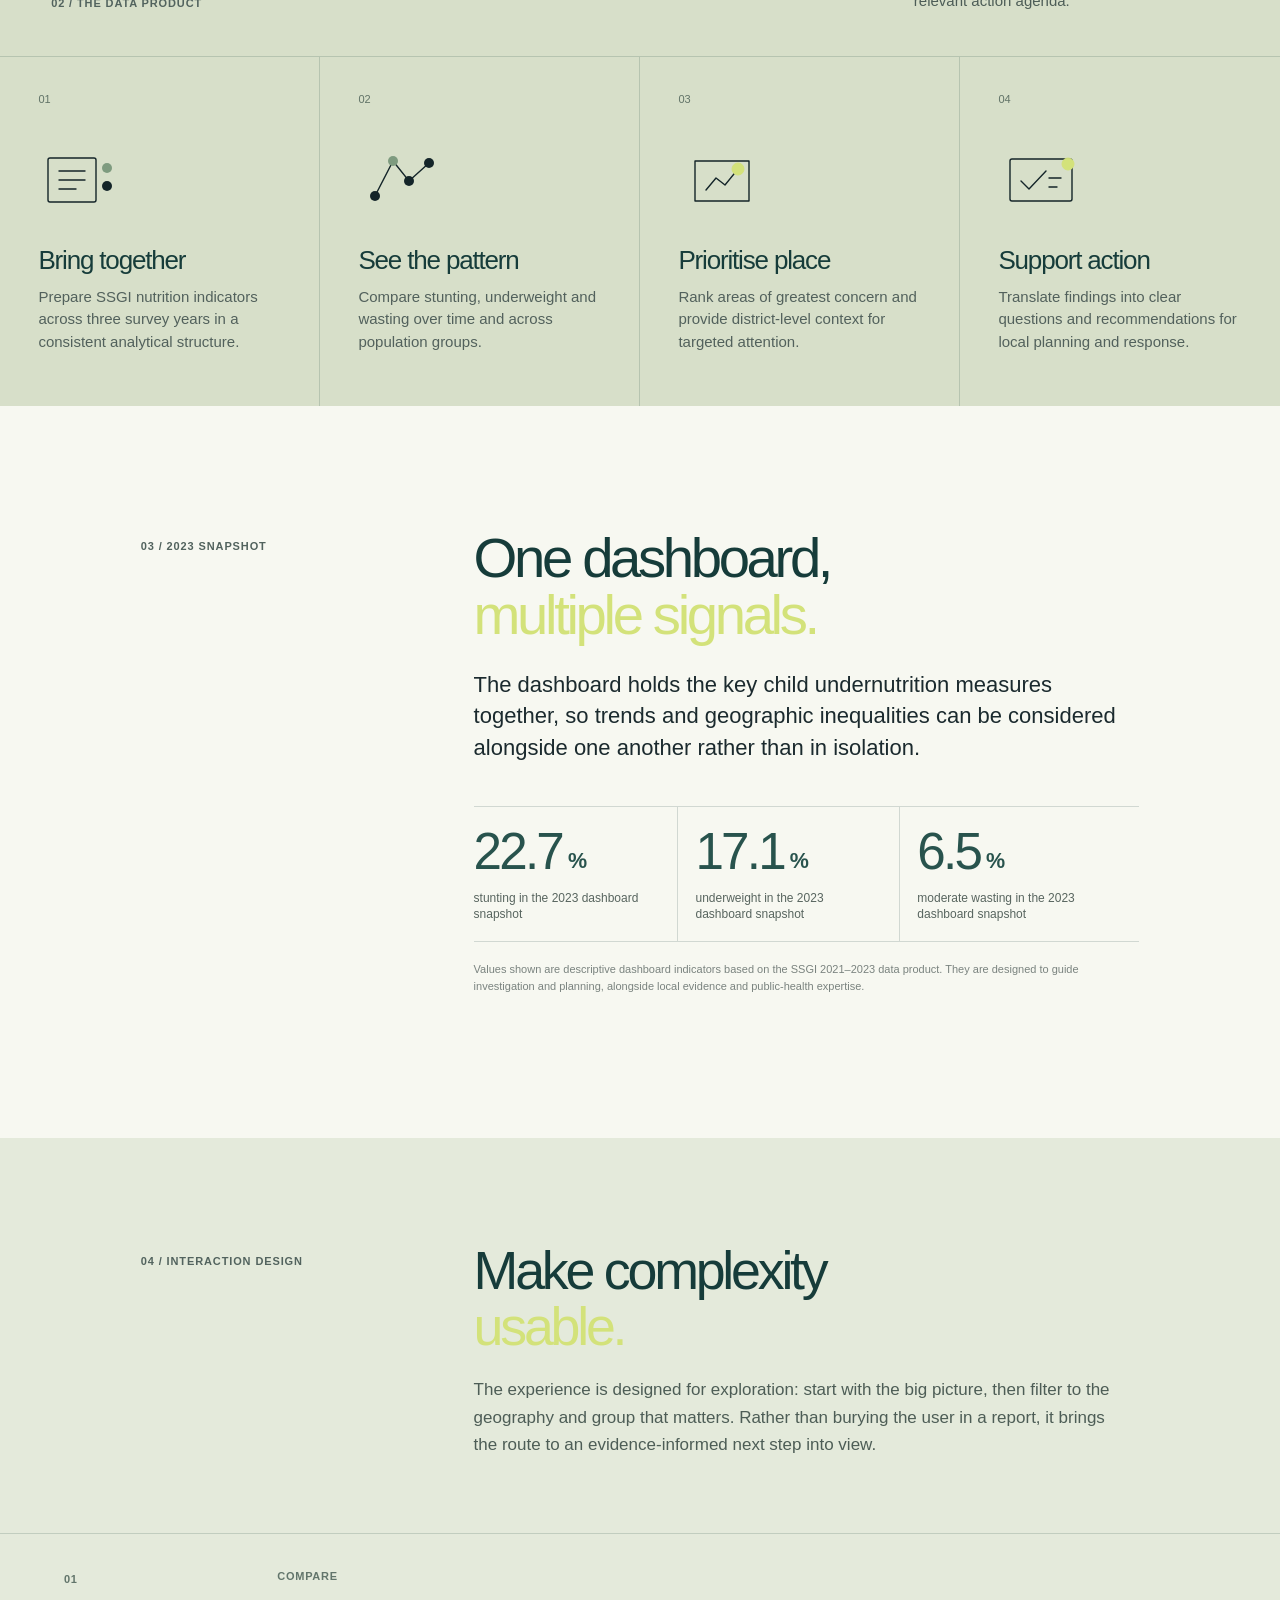
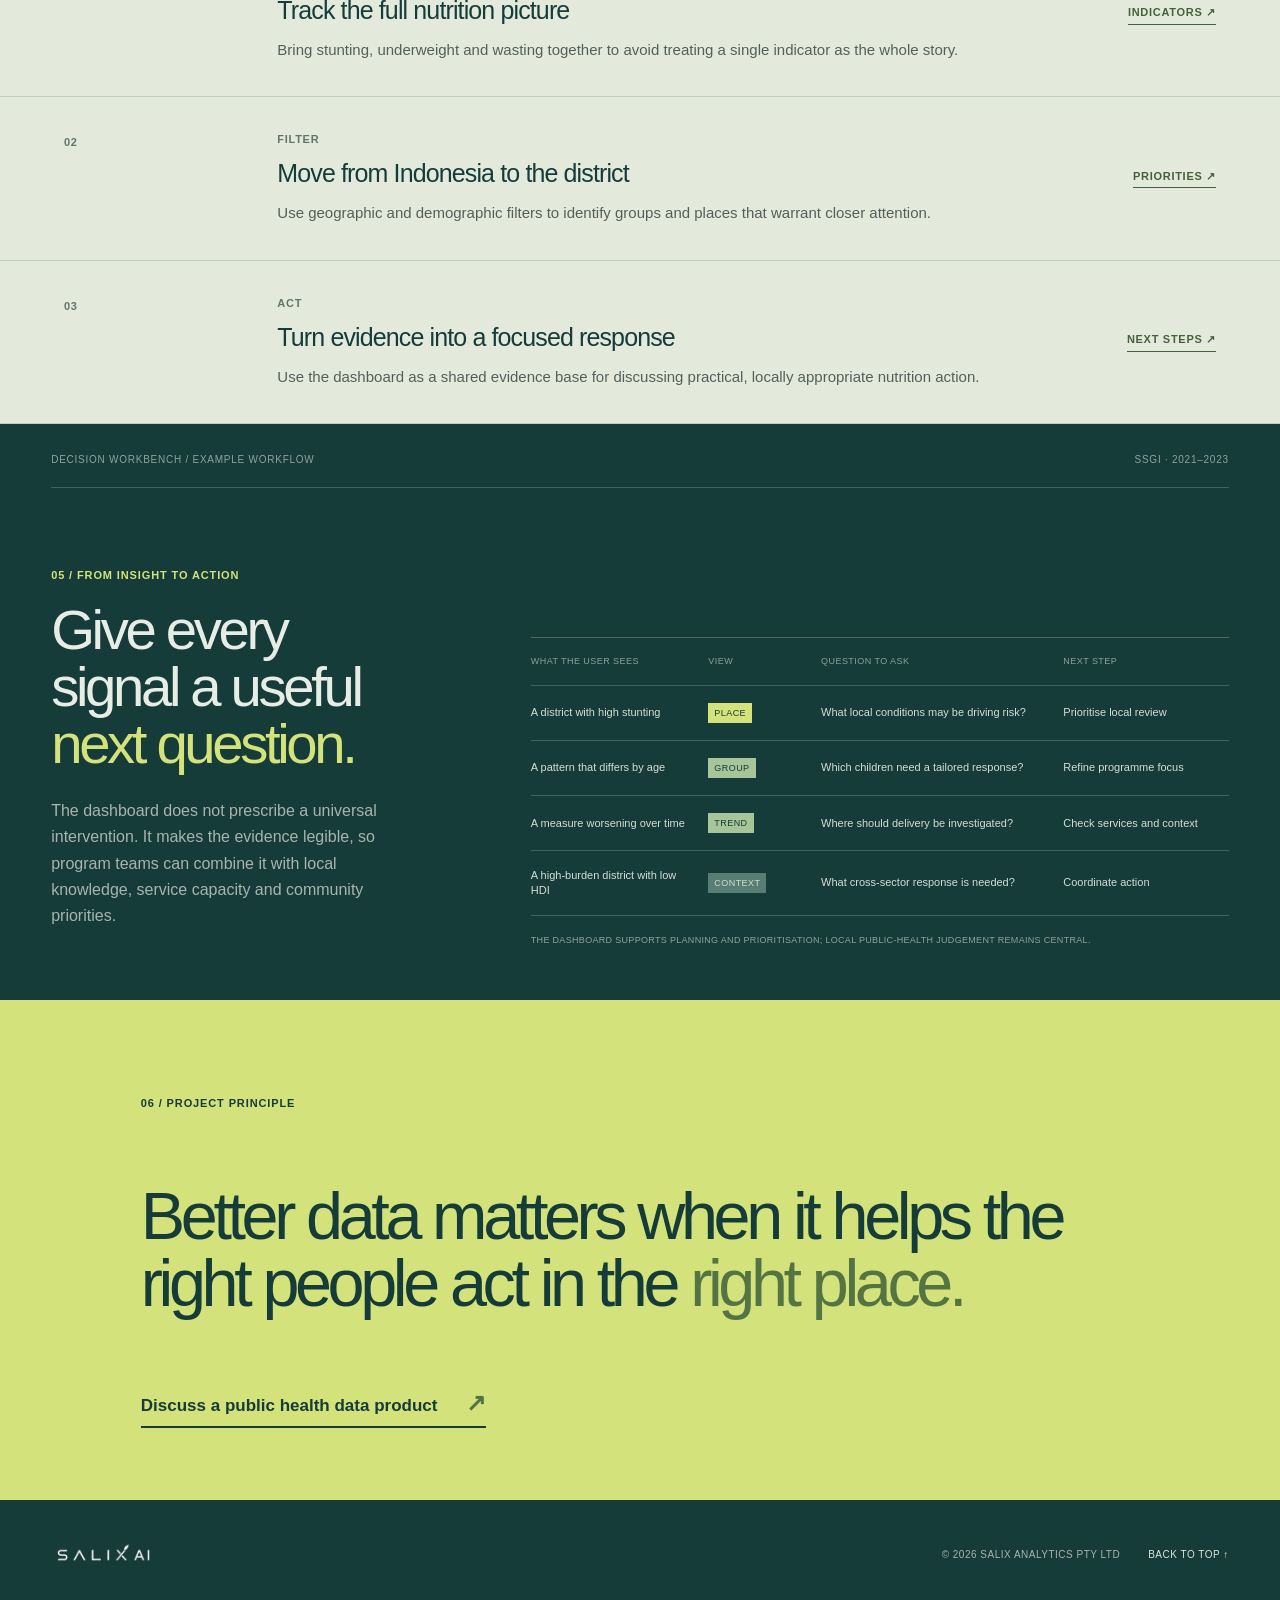
<file: indonesia-child-nutrition.html>
<!doctype html>
<html lang="en">
  <head>
    <meta charset="UTF-8" />
    <meta name="viewport" content="width=device-width, initial-scale=1.0" />
    <meta name="description" content="An interactive SSGI dashboard supporting child nutrition action in Indonesia." />
    <meta name="theme-color" content="#163c3a" />
    <title>Indonesia child nutrition intelligence | SALIX AI</title>
    <link rel="icon" href="SALIX_AI_exact_brand_pack/22_favicon.ico" sizes="any" />
    <link rel="stylesheet" href="project.css?v=20260623-03" />
  </head>
  <body id="top" class="nutrition-project">
    <header class="project-header">
      <a class="project-mark" href="index.html" aria-label="Back to SALIX AI home"><svg class="home-arrow" viewBox="0 0 16 16" aria-hidden="true"><path d="M14 8H3M7 3 2 8l5 5" /></svg><span class="mark-square"></span><span>BACK TO HOME PAGE</span></a>
      <a class="back-link" href="index.html#work">All projects <span>↗</span></a>
    </header>
    <main>
      <section class="project-hero nutrition-hero">
        <div class="hero-copy reveal">
          <p class="kicker">PUBLIC HEALTH INTELLIGENCE · INDONESIA</p>
          <h1>Child nutrition data<br />for <em>local action.</em></h1>
          <p class="hero-summary">An interactive decision dashboard using Survey Status Gizi Indonesia (SSGI) data from 2021–2023 to help public-health teams see where undernutrition is concentrated, understand its patterns and focus action where it is needed most.</p>
          <div class="hero-actions"><a class="solid-button" href="#dashboard">See how it works <span>↓</span></a><span class="confidential">● SSGI 2021–2023</span></div>
        </div>
        <div class="nutrition-console reveal" role="img" aria-label="Stylised child nutrition dashboard showing 2023 Indonesian nutrition indicators and priority districts">
          <div class="console-top"><span>CHILD NUTRITION / PRIORITY VIEW</span><span>SSGI · 2023 SNAPSHOT</span></div>
          <div class="dashboard-window">
            <div class="dashboard-title"><span class="dashboard-mark">+</span><div><strong>Child undernutrition<br />in Indonesia</strong><small>Survey Status Gizi Indonesia · 2021–2023</small></div></div>
            <div class="dashboard-metrics"><div><small>STUNTING</small><strong>22.7%</strong></div><div><small>UNDERWEIGHT</small><strong>17.1%</strong></div><div><small>WASTING</small><strong>6.5%</strong></div></div>
            <div class="dashboard-body"><div class="dashboard-map"><small>PRIORITY PROVINCES</small><svg viewBox="0 0 390 150" aria-hidden="true"><path d="M20 82 50 64l43 12 34-21 45 13 39-10 27 20 46-8 50 18-24 18-52-4-34 15-45-10-38 17-48-9-43 9-32-16z"/><circle cx="77" cy="77" r="7"/><circle cx="172" cy="72" r="9"/><circle cx="261" cy="91" r="12"/><circle cx="306" cy="88" r="7"/></svg><span>Filter by province, district, age and gender</span></div><div class="dashboard-rank"><small>HIGHEST-PRIORITY DISTRICTS</small><p><b>Intan Jaya</b><i style="--bar:94%"></i></p><p><b>Timor Tengah Selatan</b><i style="--bar:78%"></i></p><p><b>Pegunungan Bintang</b><i style="--bar:73%"></i></p><p><b>Dogiyai</b><i style="--bar:69%"></i></p></div></div>
            <div class="dashboard-trend"><small>2021–2023 / NATIONAL TREND</small><svg viewBox="0 0 600 68" aria-hidden="true"><path class="trend-grid" d="M0 12H600M0 34H600M0 56H600"/><path class="trend-stunting" d="M8 16 300 39 592 34"/><path class="trend-underweight" d="M8 35 300 40 592 42"/><path class="trend-wasting" d="M8 55 300 53 592 47"/></svg></div>
          </div>
          <div class="console-bottom"><span><b></b> INTERACTIVE FILTERS ENABLED</span><span>FROM SIGNAL TO ACTION</span></div>
        </div>
      </section>
      <section class="project-meta"><div><p>PROJECT TYPE</p><strong>Public health data product<br />&amp; decision support</strong></div><div><p>DATA FOUNDATION</p><strong>Survey Status Gizi Indonesia<br />SSGI 2021–2023</strong></div><div><p>ANALYSIS</p><strong>Geographic prioritisation<br />Population segmentation</strong></div><div><p>OUTPUT</p><strong class="lime-text">INTERACTIVE DASHBOARD<br />ACTION-ORIENTED INSIGHT</strong></div></section>
      <section class="problem section-split" id="dashboard"><p class="section-tag">01 / THE DECISION</p><div class="section-content reveal"><h2>National averages can<br /><em>hide local urgency.</em></h2><p class="large-copy">Indonesia&rsquo;s child nutrition challenge is not evenly distributed. A national indicator is essential for monitoring progress, but it cannot by itself show which communities need attention first.</p><p>This work turns SSGI data into an interface that makes variation visible — across nutrition measures, years, provinces, districts, age groups and gender. It gives decision-makers a practical way to ask: where is the need greatest, what is changing, and what response should be prioritised?</p></div></section>
      <section class="system-panel"><div class="system-heading"><p class="section-tag">02 / THE DATA PRODUCT</p><p>Move from a national dataset to a clear, locally relevant action agenda.</p></div><div class="pipeline"><article class="pipeline-stage reveal"><span>01</span><svg class="stage-icon" viewBox="0 0 88 72" aria-hidden="true"><rect x="10" y="14" width="48" height="44" rx="2"/><path d="M21 27h26M21 36h26M21 45h17"/><circle cx="69" cy="24" r="5" class="accent"/><circle cx="69" cy="42" r="5"/></svg><h3>Bring together</h3><p>Prepare SSGI nutrition indicators across three survey years in a consistent analytical structure.</p></article><article class="pipeline-stage reveal"><span>02</span><svg class="stage-icon" viewBox="0 0 88 72" aria-hidden="true"><path d="M17 52 35 17l16 20 20-18"/><circle cx="17" cy="52" r="5"/><circle cx="35" cy="17" r="5" class="accent"/><circle cx="51" cy="37" r="5"/><circle cx="71" cy="19" r="5"/></svg><h3>See the pattern</h3><p>Compare stunting, underweight and wasting over time and across population groups.</p></article><article class="pipeline-stage reveal"><span>03</span><svg class="stage-icon" viewBox="0 0 88 72" aria-hidden="true"><path d="M17 17h54v40H17zM28 46l10-12 9 7 13-16"/><circle cx="60" cy="25" r="6" class="accent-fill"/></svg><h3>Prioritise place</h3><p>Rank areas of greatest concern and provide district-level context for targeted attention.</p></article><article class="pipeline-stage reveal"><span>04</span><svg class="stage-icon" viewBox="0 0 88 72" aria-hidden="true"><rect x="12" y="15" width="62" height="42" rx="2"/><path d="m23 37 8 8 17-18M51 34h12M51 43h8"/><circle cx="70" cy="20" r="6" class="accent-fill"/></svg><h3>Support action</h3><p>Translate findings into clear questions and recommendations for local planning and response.</p></article></div></section>
      <section class="evidence section-split"><p class="section-tag">03 / 2023 SNAPSHOT</p><div class="section-content reveal"><h2>One dashboard,<br /><em>multiple signals.</em></h2><p class="large-copy">The dashboard holds the key child undernutrition measures together, so trends and geographic inequalities can be considered alongside one another rather than in isolation.</p><div class="metric-grid"><div><strong><span class="metric-value">22.7</span><span class="metric-unit">%</span></strong><p>stunting in the 2023 dashboard snapshot</p></div><div><strong><span class="metric-value">17.1</span><span class="metric-unit">%</span></strong><p>underweight in the 2023 dashboard snapshot</p></div><div><strong><span class="metric-value">6.5</span><span class="metric-unit">%</span></strong><p>moderate wasting in the 2023 dashboard snapshot</p></div></div><p class="fine-print">Values shown are descriptive dashboard indicators based on the SSGI 2021–2023 data product. They are designed to guide investigation and planning, alongside local evidence and public-health expertise.</p></div></section>
      <section class="research-foundation"><div class="research-heading"><p class="section-tag">04 / INTERACTION DESIGN</p><div><h2>Make complexity<br /><em>usable.</em></h2><p>The experience is designed for exploration: start with the big picture, then filter to the geography and group that matters. Rather than burying the user in a report, it brings the route to an evidence-informed next step into view.</p></div></div><div class="publication-list"><div class="publication"><span class="publication-index">01</span><div><p class="publication-journal">COMPARE</p><h3>Track the full nutrition picture</h3><p class="publication-summary">Bring stunting, underweight and wasting together to avoid treating a single indicator as the whole story.</p></div><span class="publication-link">INDICATORS ↗</span></div><div class="publication"><span class="publication-index">02</span><div><p class="publication-journal">FILTER</p><h3>Move from Indonesia to the district</h3><p class="publication-summary">Use geographic and demographic filters to identify groups and places that warrant closer attention.</p></div><span class="publication-link">PRIORITIES ↗</span></div><div class="publication"><span class="publication-index">03</span><div><p class="publication-journal">ACT</p><h3>Turn evidence into a focused response</h3><p class="publication-summary">Use the dashboard as a shared evidence base for discussing practical, locally appropriate nutrition action.</p></div><span class="publication-link">NEXT STEPS ↗</span></div></div></section>
      <section class="risk-terminal"><div class="terminal-title"><span>DECISION WORKBENCH / EXAMPLE WORKFLOW</span><span>SSGI · 2021–2023</span></div><div class="risk-body"><div class="risk-copy reveal"><p class="section-tag">05 / FROM INSIGHT TO ACTION</p><h2>Give every<br />signal a useful<br /><em>next question.</em></h2><p>The dashboard does not prescribe a universal intervention. It makes the evidence legible, so program teams can combine it with local knowledge, service capacity and community priorities.</p></div><div class="risk-table reveal"><div class="table-heading"><span>WHAT THE USER SEES</span><span>VIEW</span><span>QUESTION TO ASK</span><span>NEXT STEP</span></div><div class="table-row"><span>A district with high stunting</span><b class="risk-high">PLACE</b><span>What local conditions may be driving risk?</span><span>Prioritise local review</span></div><div class="table-row"><span>A pattern that differs by age</span><b class="risk-med">GROUP</b><span>Which children need a tailored response?</span><span>Refine programme focus</span></div><div class="table-row"><span>A measure worsening over time</span><b class="risk-med">TREND</b><span>Where should delivery be investigated?</span><span>Check services and context</span></div><div class="table-row"><span>A high-burden district with low HDI</span><b class="risk-low">CONTEXT</b><span>What cross-sector response is needed?</span><span>Coordinate action</span></div><div class="terminal-caption">THE DASHBOARD SUPPORTS PLANNING AND PRIORITISATION; LOCAL PUBLIC-HEALTH JUDGEMENT REMAINS CENTRAL.</div></div></div></section>
      <section class="project-close"><p class="section-tag">06 / PROJECT PRINCIPLE</p><blockquote>Better data matters when it helps the right people act in the <em>right place.</em></blockquote><a class="close-link" href="index.html#contact">Discuss a public health data product <span>↗</span></a></section>
    </main>
    <footer class="project-footer"><a href="index.html"><img src="SALIX_AI_exact_brand_pack/10_primary_logo_transparent.png" alt="SALIX AI" /></a><span>© <span id="year"></span> SALIX ANALYTICS PTY LTD</span><a href="#top">BACK TO TOP ↑</a></footer>
    <script src="project.js"></script>
  </body>
</html>
</file>
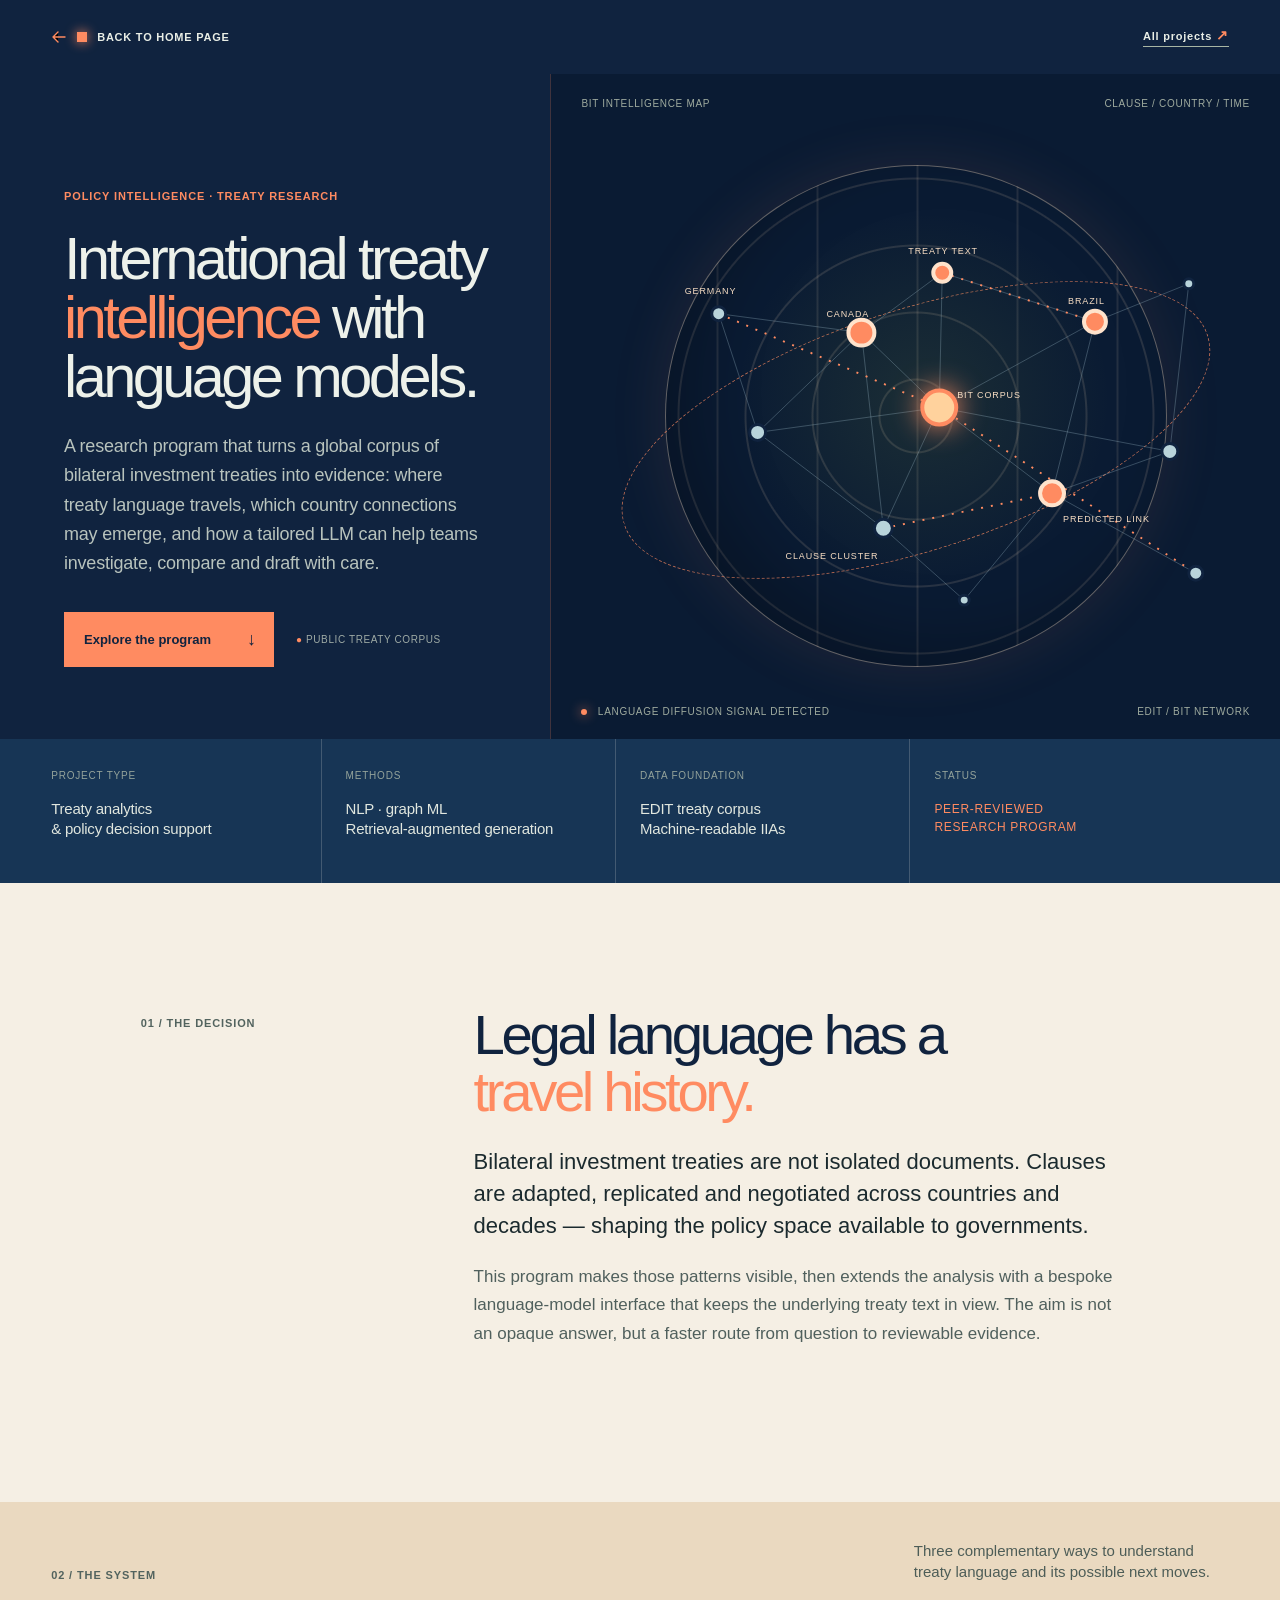
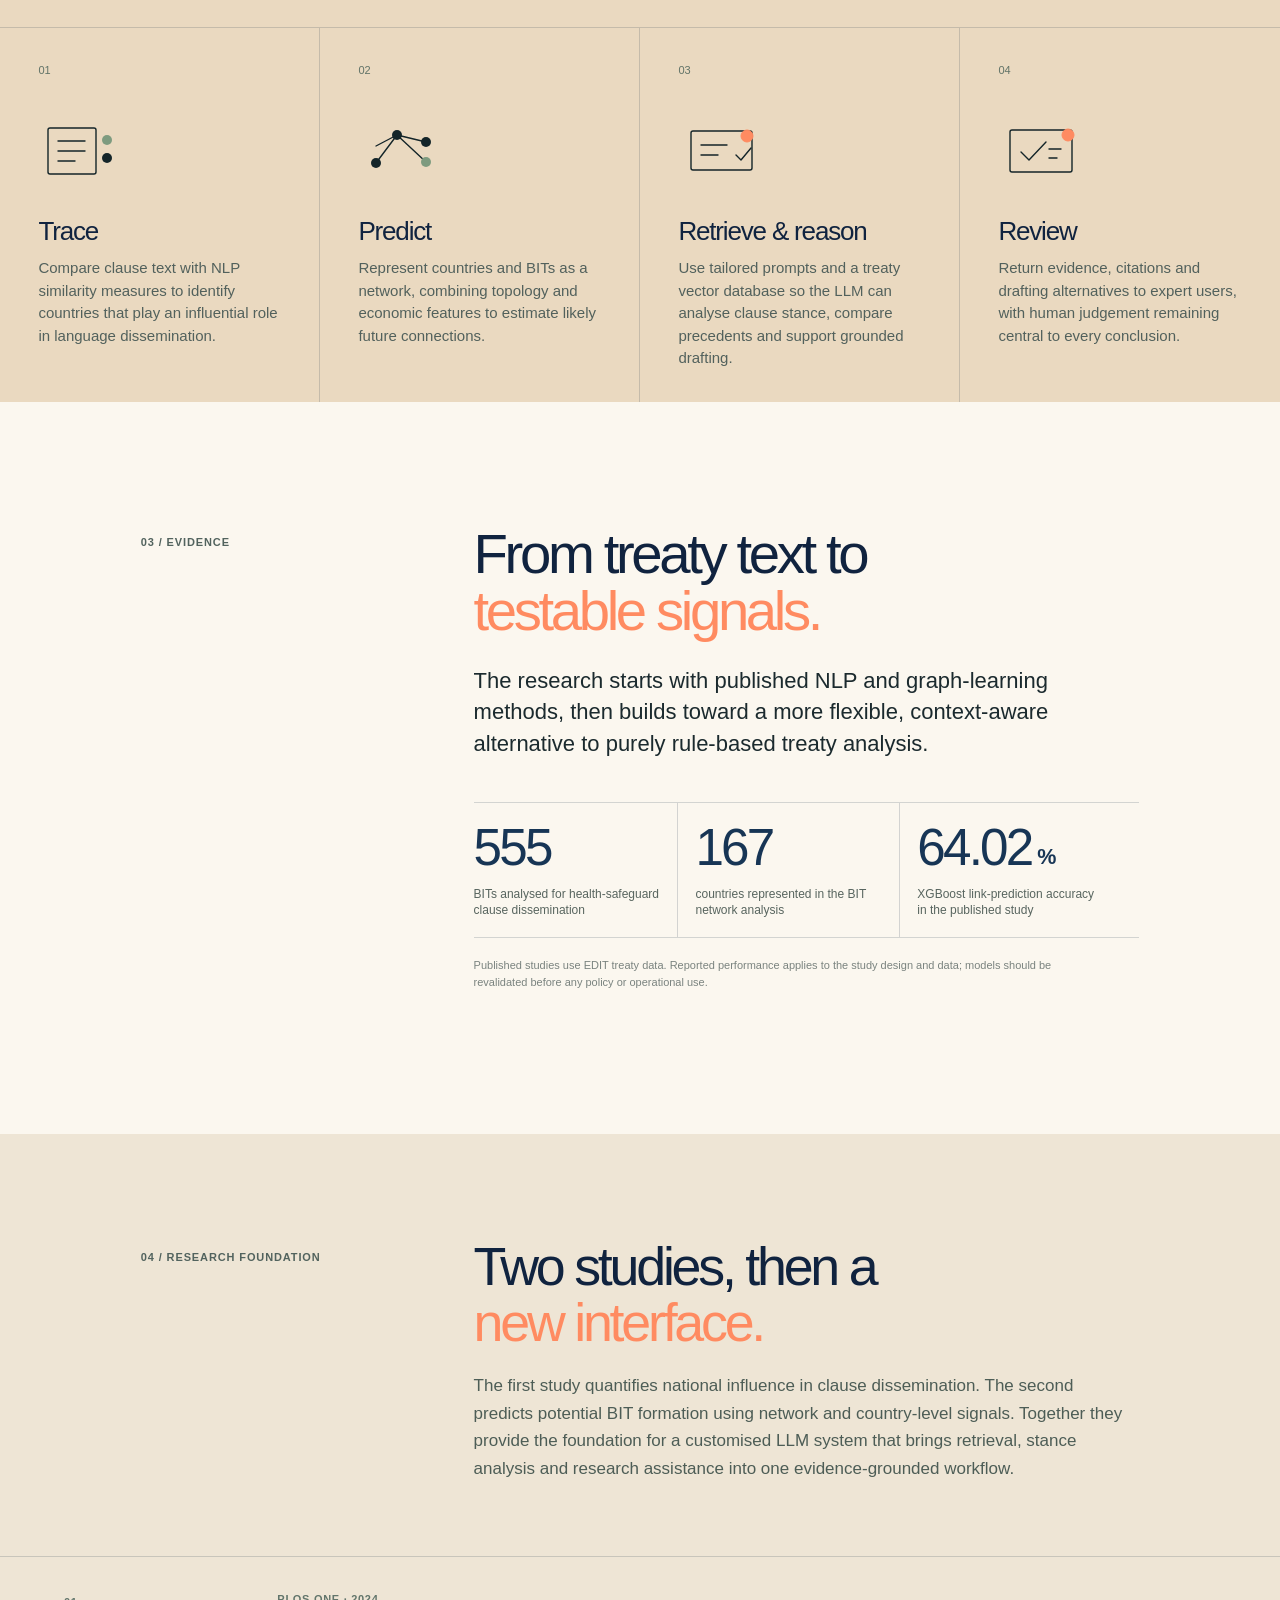
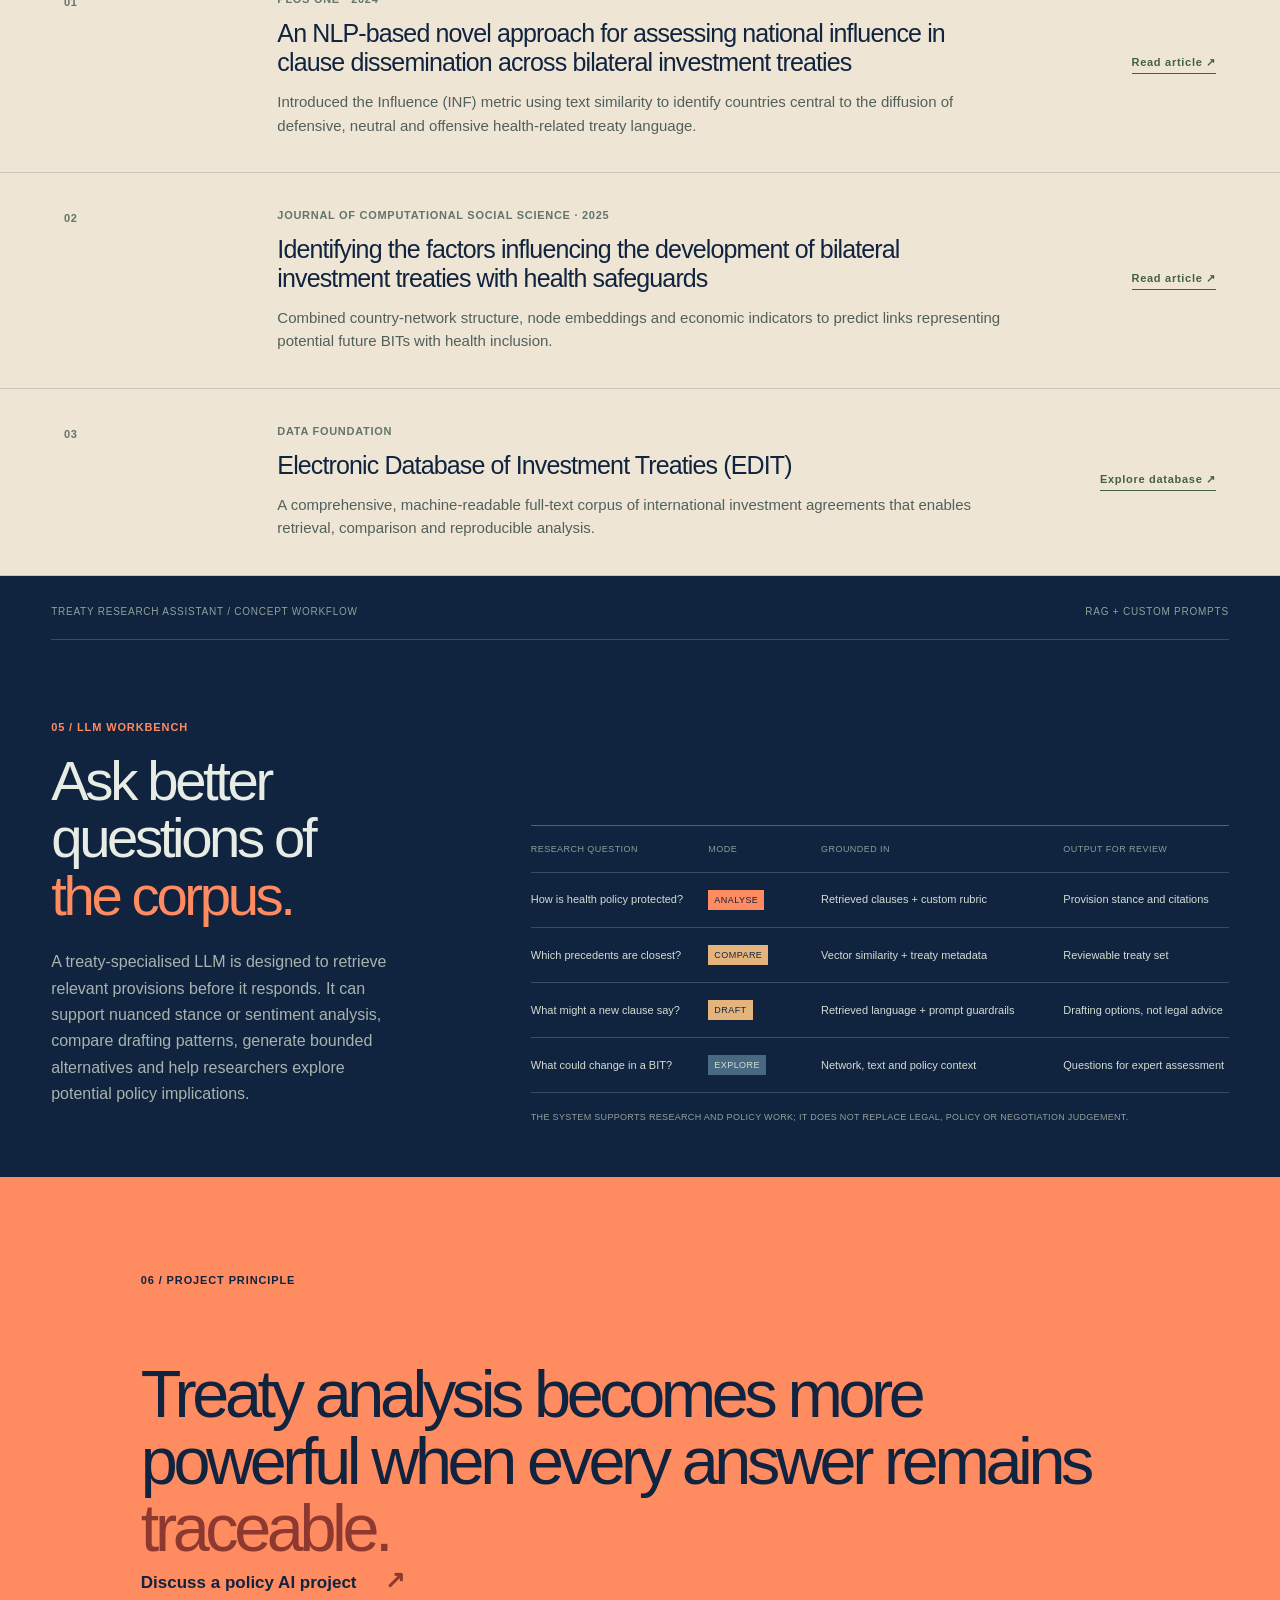
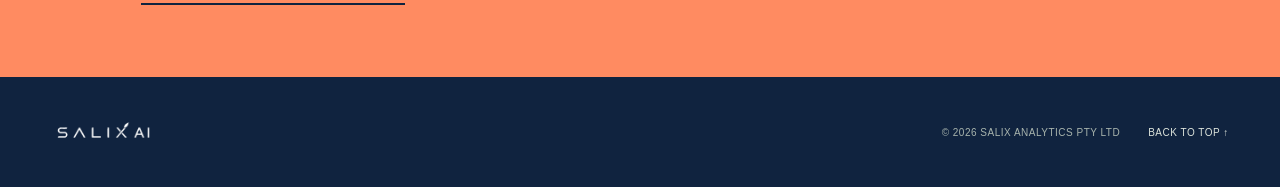
<file: international-treaty-intelligence.html>
<!doctype html>
<html lang="en">
  <head>
    <meta charset="UTF-8" />
    <meta name="viewport" content="width=device-width, initial-scale=1.0" />
    <meta name="description" content="A SALIX AI project showcase for NLP, graph machine learning and retrieval-augmented analysis of international investment treaties." />
    <meta name="theme-color" content="#081117" />
    <title>International treaty intelligence | SALIX AI</title>
    <link rel="icon" href="SALIX_AI_exact_brand_pack/22_favicon.ico" sizes="any" />
    <link rel="stylesheet" href="project.css?v=20260623-02" />
  </head>
  <body id="top" class="treaty-project">
    <header class="project-header">
      <a class="project-mark" href="index.html" aria-label="Back to SALIX AI home"><svg class="home-arrow" viewBox="0 0 16 16" aria-hidden="true"><path d="M14 8H3M7 3 2 8l5 5"/></svg><span class="mark-square"></span><span>BACK TO HOME PAGE</span></a>
      <a class="back-link" href="index.html#work">All projects <span>↗</span></a>
    </header>
    <main>
      <section class="project-hero treaty-hero">
        <div class="hero-copy reveal">
          <p class="kicker">POLICY INTELLIGENCE · TREATY RESEARCH</p>
          <h1>International treaty<br /><em>intelligence</em> with<br />language models.</h1>
          <p class="hero-summary">A research program that turns a global corpus of bilateral investment treaties into evidence: where treaty language travels, which country connections may emerge, and how a tailored LLM can help teams investigate, compare and draft with care.</p>
          <div class="hero-actions"><a class="solid-button" href="#system">Explore the program <span>↓</span></a><span class="confidential">● PUBLIC TREATY CORPUS</span></div>
        </div>
        <div class="network-console treaty-console reveal" role="img" aria-label="Stylised international treaty network with influential countries and emerging treaty connections">
          <div class="console-top"><span>BIT INTELLIGENCE MAP</span><span>CLAUSE / COUNTRY / TIME</span></div>
          <svg viewBox="0 0 730 570" aria-hidden="true"><defs><pattern id="treatyGrid" width="25" height="25" patternUnits="userSpaceOnUse"><path d="M25 0H0V25" fill="none" stroke="#9db1ab" stroke-opacity=".12" stroke-width="1"/></pattern><radialGradient id="treatyGlow"><stop stop-color="#B6D84A" stop-opacity=".46"/><stop offset="1" stop-color="#B6D84A" stop-opacity="0"/></radialGradient></defs><rect width="730" height="570" fill="url(#treatyGrid)"/><path class="map-outline" d="M84 197c33-41 84-66 135-51l49 20 36-18 57 9 41 34 42-5 53 27 47 53-17 60-52 28-39 45-84-4-48 22-63-11-48 16-61-29-52-46 13-54-9-49z"/><circle cx="373" cy="278" r="188" fill="url(#treatyGlow)" opacity=".22"/><g class="edges treaty-edges"><path d="M168 192 311 211 392 151 545 200 639 162M168 192 207 311 311 211 389 286 545 200M207 311 333 407 389 286 502 372 620 330M333 407 414 479 502 372 646 452M311 211 333 407M392 151 389 286M545 200 502 372M639 162 620 330M207 311 389 286 620 330"/><path class="prediction" d="M168 192 389 286M392 151 545 200M333 407 502 372M389 286 646 452"/></g><g class="nodes"><circle cx="168" cy="192" r="7"/><circle cx="311" cy="211" r="13" class="active"/><circle cx="392" cy="151" r="9" class="active"/><circle cx="545" cy="200" r="11" class="active"/><circle cx="639" cy="162" r="5"/><circle cx="207" cy="311" r="8"/><circle cx="389" cy="286" r="17" class="critical"/><circle cx="620" cy="330" r="8"/><circle cx="333" cy="407" r="9"/><circle cx="502" cy="372" r="12" class="active"/><circle cx="646" cy="452" r="7"/><circle cx="414" cy="479" r="5"/></g><g class="labels"><text x="134" y="172">GERMANY</text><text x="276" y="195">CANADA</text><text x="358" y="132">TREATY TEXT</text><text x="518" y="182">BRAZIL</text><text x="407" y="276">BIT CORPUS</text><text x="513" y="401">PREDICTED LINK</text><text x="235" y="438">CLAUSE CLUSTER</text></g></svg>
          <div class="console-bottom"><span><b></b> LANGUAGE DIFFUSION SIGNAL DETECTED</span><span>EDIT / BIT NETWORK</span></div>
        </div>
      </section>
      <section class="project-meta"><div><p>PROJECT TYPE</p><strong>Treaty analytics<br />&amp; policy decision support</strong></div><div><p>METHODS</p><strong>NLP · graph ML<br />Retrieval-augmented generation</strong></div><div><p>DATA FOUNDATION</p><strong>EDIT treaty corpus<br />Machine-readable IIAs</strong></div><div><p>STATUS</p><strong class="lime-text">PEER-REVIEWED<br />RESEARCH PROGRAM</strong></div></section>
      <section class="problem section-split" id="system"><p class="section-tag">01 / THE DECISION</p><div class="section-content reveal"><h2>Legal language has a<br /><em>travel history.</em></h2><p class="large-copy">Bilateral investment treaties are not isolated documents. Clauses are adapted, replicated and negotiated across countries and decades — shaping the policy space available to governments.</p><p>This program makes those patterns visible, then extends the analysis with a bespoke language-model interface that keeps the underlying treaty text in view. The aim is not an opaque answer, but a faster route from question to reviewable evidence.</p></div></section>
      <section class="system-panel"><div class="system-heading"><p class="section-tag">02 / THE SYSTEM</p><p>Three complementary ways to understand treaty language and its possible next moves.</p></div><div class="pipeline treaty-pipeline"><article class="pipeline-stage reveal"><span>01</span><svg class="stage-icon" viewBox="0 0 88 72" aria-hidden="true"><rect x="10" y="13" width="48" height="46" rx="2"/><path d="M20 26h27M20 36h27M20 46h17"/><circle cx="69" cy="25" r="5" class="accent"/><circle cx="69" cy="43" r="5"/></svg><h3>Trace</h3><p>Compare clause text with NLP similarity measures to identify countries that play an influential role in language dissemination.</p></article><article class="pipeline-stage reveal"><span>02</span><svg class="stage-icon" viewBox="0 0 88 72" aria-hidden="true"><path d="M18 48 39 20l29 27M39 20l29 7M39 20 18 31"/><circle cx="18" cy="48" r="5"/><circle cx="39" cy="20" r="5"/><circle cx="68" cy="47" r="5" class="accent"/><circle cx="68" cy="27" r="5"/></svg><h3>Predict</h3><p>Represent countries and BITs as a network, combining topology and economic features to estimate likely future connections.</p></article><article class="pipeline-stage reveal"><span>03</span><svg class="stage-icon" viewBox="0 0 88 72" aria-hidden="true"><rect x="13" y="16" width="61" height="39" rx="2"/><path d="M23 30h26M23 40h17M58 40l5 5 10-12"/><circle cx="69" cy="21" r="6" class="accent-fill"/></svg><h3>Retrieve &amp; reason</h3><p>Use tailored prompts and a treaty vector database so the LLM can analyse clause stance, compare precedents and support grounded drafting.</p></article><article class="pipeline-stage reveal"><span>04</span><svg class="stage-icon" viewBox="0 0 88 72" aria-hidden="true"><rect x="12" y="15" width="62" height="42" rx="2"/><path d="m23 37 8 8 17-18M51 34h12M51 43h8"/><circle cx="70" cy="20" r="6" class="accent-fill"/></svg><h3>Review</h3><p>Return evidence, citations and drafting alternatives to expert users, with human judgement remaining central to every conclusion.</p></article></div></section>
      <section class="evidence section-split"><p class="section-tag">03 / EVIDENCE</p><div class="section-content reveal"><h2>From treaty text to<br /><em>testable signals.</em></h2><p class="large-copy">The research starts with published NLP and graph-learning methods, then builds toward a more flexible, context-aware alternative to purely rule-based treaty analysis.</p><div class="metric-grid"><div><strong><span class="metric-value">555</span></strong><p>BITs analysed for health-safeguard clause dissemination</p></div><div><strong><span class="metric-value">167</span></strong><p>countries represented in the BIT network analysis</p></div><div><strong><span class="metric-value">64.02</span><span class="metric-unit">%</span></strong><p>XGBoost link-prediction accuracy in the published study</p></div></div><p class="fine-print">Published studies use EDIT treaty data. Reported performance applies to the study design and data; models should be revalidated before any policy or operational use.</p></div></section>
      <section class="research-foundation">
        <div class="research-heading"><p class="section-tag">04 / RESEARCH FOUNDATION</p><div><h2>Two studies, then a<br /><em>new interface.</em></h2><p>The first study quantifies national influence in clause dissemination. The second predicts potential BIT formation using network and country-level signals. Together they provide the foundation for a customised LLM system that brings retrieval, stance analysis and research assistance into one evidence-grounded workflow.</p></div></div>
        <div class="publication-list">
          <a class="publication" href="https://journals.plos.org/plosone/article?id=10.1371/journal.pone.0298380" target="_blank" rel="noopener noreferrer"><span class="publication-index">01</span><div><p class="publication-journal">PLOS ONE · 2024</p><h3>An NLP-based novel approach for assessing national influence in clause dissemination across bilateral investment treaties</h3><p class="publication-summary">Introduced the Influence (INF) metric using text similarity to identify countries central to the diffusion of defensive, neutral and offensive health-related treaty language.</p></div><span class="publication-link">Read article ↗</span></a>
          <a class="publication" href="https://link.springer.com/article/10.1007/s42001-024-00341-z" target="_blank" rel="noopener noreferrer"><span class="publication-index">02</span><div><p class="publication-journal">JOURNAL OF COMPUTATIONAL SOCIAL SCIENCE · 2025</p><h3>Identifying the factors influencing the development of bilateral investment treaties with health safeguards</h3><p class="publication-summary">Combined country-network structure, node embeddings and economic indicators to predict links representing potential future BITs with health inclusion.</p></div><span class="publication-link">Read article ↗</span></a>
          <a class="publication" href="https://edit.wti.org/document/investment-treaty/search" target="_blank" rel="noopener noreferrer"><span class="publication-index">03</span><div><p class="publication-journal">DATA FOUNDATION</p><h3>Electronic Database of Investment Treaties (EDIT)</h3><p class="publication-summary">A comprehensive, machine-readable full-text corpus of international investment agreements that enables retrieval, comparison and reproducible analysis.</p></div><span class="publication-link">Explore database ↗</span></a>
        </div>
      </section>
      <section class="risk-terminal"><div class="terminal-title"><span>TREATY RESEARCH ASSISTANT / CONCEPT WORKFLOW</span><span>RAG + CUSTOM PROMPTS</span></div><div class="risk-body"><div class="risk-copy reveal"><p class="section-tag">05 / LLM WORKBENCH</p><h2>Ask better<br />questions of<br /><em>the corpus.</em></h2><p>A treaty-specialised LLM is designed to retrieve relevant provisions before it responds. It can support nuanced stance or sentiment analysis, compare drafting patterns, generate bounded alternatives and help researchers explore potential policy implications.</p></div><div class="risk-table reveal"><div class="table-heading"><span>RESEARCH QUESTION</span><span>MODE</span><span>GROUNDED IN</span><span>OUTPUT FOR REVIEW</span></div><div class="table-row"><span>How is health policy protected?</span><b class="risk-high">ANALYSE</b><span>Retrieved clauses + custom rubric</span><span>Provision stance and citations</span></div><div class="table-row"><span>Which precedents are closest?</span><b class="risk-med">COMPARE</b><span>Vector similarity + treaty metadata</span><span>Reviewable treaty set</span></div><div class="table-row"><span>What might a new clause say?</span><b class="risk-med">DRAFT</b><span>Retrieved language + prompt guardrails</span><span>Drafting options, not legal advice</span></div><div class="table-row"><span>What could change in a BIT?</span><b class="risk-low">EXPLORE</b><span>Network, text and policy context</span><span>Questions for expert assessment</span></div><div class="terminal-caption">THE SYSTEM SUPPORTS RESEARCH AND POLICY WORK; IT DOES NOT REPLACE LEGAL, POLICY OR NEGOTIATION JUDGEMENT.</div></div></div></section>
      <section class="project-close"><p class="section-tag">06 / PROJECT PRINCIPLE</p><blockquote>Treaty analysis becomes more powerful when every answer remains <em>traceable.</em></blockquote><a class="close-link" href="index.html#contact">Discuss a policy AI project <span>↗</span></a></section>
    </main>
    <footer class="project-footer"><a href="index.html"><img src="SALIX_AI_exact_brand_pack/10_primary_logo_transparent.png" alt="SALIX AI" /></a><span>© <span id="year"></span> SALIX ANALYTICS PTY LTD</span><a href="#top">BACK TO TOP ↑</a></footer><script src="project.js"></script>
  </body>
</html>
</file>
<file: styles.css>
:root {
  --ink: #07172d;
  --ink-soft: #1d2b40;
  --green: #839a84;
  --pale: #edf0eb;
  --cream: #f7f7f4;
  --line: rgba(7, 23, 45, .14);
  --sans: -apple-system, BlinkMacSystemFont, "SF Pro Display", "SF Pro Text", "Helvetica Neue", Arial, sans-serif;
  --mono: -apple-system, BlinkMacSystemFont, "SF Pro Text", "Helvetica Neue", Arial, sans-serif;
}

* { box-sizing: border-box; }
html { scroll-behavior: smooth; }
body { margin: 0; color: var(--ink); background: var(--cream); font-family: var(--sans); font-synthesis: none; text-rendering: optimizeLegibility; -webkit-font-smoothing: antialiased; }
a { color: inherit; text-decoration: none; }
.page-noise { position: fixed; z-index: 5; inset: 0; opacity: .035; pointer-events: none; background-image: url("data:image/svg+xml,%3Csvg viewBox='0 0 160 160' xmlns='http://www.w3.org/2000/svg'%3E%3Cfilter id='n'%3E%3CfeTurbulence type='fractalNoise' baseFrequency='.9' numOctaves='4' stitchTiles='stitch'/%3E%3C/filter%3E%3Crect width='100%25' height='100%25' filter='url(%23n)' opacity='1'/%3E%3C/svg%3E"); }

.site-header { height: 122px; padding: 0 clamp(28px, 5vw, 82px); display: flex; align-items: center; justify-content: space-between; position: relative; z-index: 10; background: rgba(247, 247, 244, .84); backdrop-filter: blur(10px); border-bottom: 1px solid transparent; }
.brand img { width: 250px; display: block; }
.desktop-nav { display: flex; gap: clamp(24px, 3vw, 49px); margin-left: auto; margin-right: clamp(30px, 5vw, 80px); }
.desktop-nav a, .header-cta, footer { font-size: 15px; font-weight: 500; letter-spacing: -.01em; }
.desktop-nav a { position: relative; padding: 8px 0; }
.desktop-nav a:after { content: ""; position: absolute; width: 0; height: 1px; left: 0; bottom: 3px; background: var(--green); transition: width .2s ease; }
.desktop-nav a:hover:after { width: 100%; }
.header-cta { border-bottom: 1px solid var(--ink); padding-bottom: 4px; }
.header-cta span, .text-link span { color: var(--green); font-size: 16px; margin-left: 4px; }
.menu-button, .mobile-nav { display: none; }

.hero { min-height: 560px; padding: 12px clamp(28px, 5vw, 82px) 60px; position: relative; display: grid; grid-template-columns: minmax(0, 1fr) minmax(500px, 680px); column-gap: clamp(64px, 8vw, 160px); justify-content: space-between; align-items: start; overflow: hidden; }
.hero-copy { position: relative; z-index: 2; }
.eyebrow, .section-label { margin: 0; font-family: var(--mono); font-size: 13px; font-weight: 600; letter-spacing: .065em; text-transform: uppercase; }
.eyebrow { display: flex; align-items: center; gap: 8px; color: #52645b; }
.eyebrow-dot { display: inline-block; height: 8px; width: 8px; background: var(--green); border-radius: 50%; }
h1, h2, h3, p { margin-top: 0; }
h1 { margin: 25px 0 26px; max-width: 710px; font-size: clamp(51px, 5.5vw, 84px); line-height: 1.02; letter-spacing: -.052em; font-weight: 600; }
h1 em, h2 em, blockquote em { color: var(--green); font-style: normal; font-weight: 500; }
.hero-intro { max-width: 535px; font-size: 20px; line-height: 1.55; letter-spacing: -.015em; color: #3d4a59; }
.button { display: inline-flex; align-items: center; gap: 42px; margin-top: 22px; padding: 18px 21px 18px 24px; font-size: 14px; font-weight: 700; transition: transform .25s ease, background .25s ease; }
.button:hover { transform: translateY(-3px); }
.button-dark { color: white; background: var(--ink); }
.button span { color: #b6c7b3; font-size: 19px; line-height: 12px; }

.hero-art { height: 500px; position: relative; justify-self: end; width: min(100%, 680px); overflow: hidden; background: #e9eee8; border: 1px solid rgba(7, 23, 45, .09); }
.data-diagram { width: 100%; height: 100%; display: block; }.diagram-caption { fill: #607462; font-family: var(--sans); font-size: 10px; font-weight: 600; letter-spacing: 1.25px; }.diagram-connection { fill: none; stroke: #8ba18d; stroke-width: 1.4; }.source-list rect, .decision-panel rect { fill: rgba(250,251,248,.92); stroke: #9caf9e; stroke-width: 1; }.source-list circle { fill: #829a84; }.source-list text, .decision-panel text { fill: #203345; font-family: var(--sans); font-size: 11px; font-weight: 500; }.model-panel rect { fill: #0b1d34; }.model-panel text { fill: #dfe9dd; font-family: var(--sans); font-size: 13px; font-weight: 500; }.model-panel .model-title { fill: #a9bda9; font-size: 10px; font-weight: 600; letter-spacing: 1.15px; }.model-panel path { stroke: rgba(221,235,219,.22); stroke-width: 1; }.model-panel .model-status { fill: #a8c1a5; font-size: 9px; font-weight: 600; letter-spacing: 1.15px; }.decision-panel .chart-axis { stroke: #a7b9a8; stroke-width: 1; }.decision-panel .chart-line { fill: none; stroke: #6f8d75; stroke-width: 2; }.decision-panel .chart-dot { fill: #0b1d34; }.decision-panel .decision-number { fill: #0b1d34; font-size: 22px; font-weight: 500; letter-spacing: -.8px; }.decision-panel .decision-label { fill: #607462; font-size: 8px; font-weight: 600; letter-spacing: .85px; }.diagram-header, .diagram-footer { position: absolute; left: 26px; right: 26px; display: flex; justify-content: space-between; align-items: center; color: #536a58; font-family: var(--sans); font-size: 10px; font-weight: 600; letter-spacing: .09em; }.diagram-header { top: 23px; }.diagram-header i { display: block; width: 36px; height: 1px; background: #7e967f; }.diagram-footer { bottom: 21px; color: #5d715f; font-size: 9px; }

@media (min-width: 1600px) { .hero { width: min(calc(100% - 96px), 1860px); margin: 0 auto; padding-left: 0; padding-right: 0; } }
.scroll-prompt { position: absolute; bottom: 29px; left: clamp(22px, 5vw, 82px); display: flex; align-items: center; gap: 10px; color: #697477; font-family: var(--mono); font-size: 10px; text-transform: uppercase; letter-spacing: .04em; }.scroll-prompt span { height: 32px; width: 1px; background: var(--green); }

.section-grid { padding: 125px clamp(22px, 5vw, 82px); display: grid; grid-template-columns: minmax(160px, .42fr) 1fr; column-gap: 8%; }.section-label { color: #65746c; }
.intro { background: #dce3da; }.intro-content { max-width: 795px; }.intro h2, .services h2, .work h2, .approach h2, .contact h2 { margin: -12px 0 25px; font-size: clamp(38px, 4.1vw, 66px); line-height: 1.09; letter-spacing: -.045em; font-weight: 600; }.intro-content > p { max-width: 690px; font-size: 20px; line-height: 1.62; letter-spacing: -.014em; color: #334239; }.text-link { display: inline-flex; align-items: center; gap: 7px; margin-top: 22px; padding-bottom: 5px; border-bottom: 1px solid var(--ink); font-size: 14px; font-weight: 600; }

.work { padding: 125px 0 0; background: var(--cream); }.work-heading { padding-top: 0; padding-bottom: 67px; }.work-heading h2 { margin-bottom: 18px; }.work-heading div > p { max-width: 530px; color: #596573; font-size: 17px; line-height: 1.6; }.case-list { border-top: 1px solid var(--line); }.case-study { min-height: 250px; padding: 36px clamp(28px, 5vw, 82px); display: grid; grid-template-columns: minmax(60px, .24fr) minmax(280px, .9fr) minmax(260px, .83fr) minmax(170px, .48fr); gap: 36px; align-items: start; border-bottom: 1px solid var(--line); transition: background .25s ease; }.case-study:hover { background: #eff1ed; }.case-index, .case-sector, .case-tags { font-family: var(--mono); font-size: 12px; font-weight: 600; letter-spacing: .055em; text-transform: uppercase; }.case-index { color: var(--green); padding-top: 4px; }.case-sector { margin-bottom: 17px; color: #637369; }.case-main h3 { margin: 0; max-width: 390px; font-size: 29px; line-height: 1.14; letter-spacing: -.035em; font-weight: 600; }.case-project-link { display: inline-flex; align-items: center; gap: 8px; margin-top: 17px; color: #526b57; border-bottom: 1px solid currentColor; padding-bottom: 3px; font-size: 12px; font-weight: 700; text-transform: uppercase; letter-spacing: .045em; }.case-project-link span { font-size: 15px; }.case-main h3 a:hover { color: #657d68; }.case-description { margin: 31px 0 0; color: #4f5d69; font-size: 17px; line-height: 1.6; }.case-tags { align-self: end; justify-self: start; display: flex; flex-wrap: wrap; gap: 7px; padding-bottom: 5px; }.case-tags span { padding: 8px 10px; border: 1px solid rgba(7, 23, 45, .16); color: #506357; }

.services { padding: 125px 0 0; background: #f0f2ee; }.services-heading { padding-top: 0; padding-bottom: 70px; }.services-heading h2 { margin-bottom: 18px; }.services-heading div > p { max-width: 520px; color: #556271; font-size: 19px; line-height: 1.6; }.service-list { display: grid; grid-template-columns: repeat(3, 1fr); border-top: 1px solid var(--line); }.service-card { min-height: 390px; padding: 36px clamp(28px, 3vw, 50px) 39px; border-right: 1px solid var(--line); position: relative; transition: background .3s ease; }.service-card:last-child { border: 0; }.service-card:hover { background: #e7ebe5; }.service-number { font-family: var(--mono); font-size: 13px; color: var(--green); }.service-icon { height: 70px; margin: 40px 0 35px; position: relative; width: 85px; }.strategy-icon span { display: block; position: absolute; width: 12px; background: var(--ink); bottom: 5px; }.strategy-icon span:nth-child(1) { height: 20px; left: 3px; }.strategy-icon span:nth-child(2) { height: 41px; left: 29px; }.strategy-icon span:nth-child(3) { height: 63px; left: 55px; background: var(--green); }.data-icon { border: 1px solid var(--green); border-radius: 50%; width: 69px; height: 69px; }.data-icon span { position: absolute; width: 9px; height: 9px; background: var(--ink); border-radius: 50%; }.data-icon span:nth-child(1) { top: 11px; left: 30px; }.data-icon span:nth-child(2) { top: 30px; left: 11px; }.data-icon span:nth-child(3) { top: 30px; right: 11px; }.data-icon span:nth-child(4) { bottom: 11px; left: 30px; background: var(--green); }.delivery-icon span { position: absolute; display: block; border: 1px solid var(--ink); width: 43px; height: 43px; transform: rotate(45deg); }.delivery-icon span:nth-child(1) { left: 0; top: 14px; }.delivery-icon span:nth-child(2) { left: 25px; top: 14px; border-color: var(--green); }.delivery-icon span:nth-child(3) { left: 50px; top: 14px; }.service-card h3 { margin-bottom: 13px; font-size: 25px; line-height: 1.16; letter-spacing: -.036em; font-weight: 600; }.service-card > p:not(.service-number) { max-width: 335px; font-size: 17px; line-height: 1.58; color: #5a6671; }.service-card > a { position: absolute; bottom: 36px; right: clamp(28px, 3vw, 50px); font-size: 25px; color: var(--green); }

.statement { min-height: 590px; padding: 105px clamp(22px, 11vw, 177px); position: relative; overflow: hidden; background: var(--ink); color: #f7f7f4; }.statement .section-label { color: #aebcac; position: relative; z-index: 2; }.statement blockquote { position: relative; z-index: 2; margin: 88px 0 0; font-size: clamp(42px, 5.1vw, 81px); line-height: 1.02; letter-spacing: -.068em; font-weight: 700; }.statement-flare { width: 635px; height: 635px; position: absolute; right: -93px; top: -97px; background: radial-gradient(circle, rgba(132, 159, 134, .74) 0%, rgba(102, 130, 111, .32) 25%, transparent 70%); filter: blur(2px); }.statement:after { content: ""; position: absolute; height: 900px; width: 900px; right: -250px; top: -150px; border: 1px solid rgba(199, 216, 192, .22); border-radius: 50%; box-shadow: 0 0 0 55px rgba(199,216,192,.04), 0 0 0 120px rgba(199,216,192,.035); }

.approach { background: #f7f7f4; }.approach-content { display: grid; grid-template-columns: .9fr 1fr; gap: 10%; }.approach h2 { font-size: clamp(38px, 3.9vw, 62px); }.approach-content > div > p { max-width: 540px; color: #53616d; font-size: 18px; line-height: 1.65; }.principles { list-style: none; padding: 0; margin: 0; }.principles li { position: relative; padding: 0 0 29px 56px; margin-bottom: 29px; border-bottom: 1px solid var(--line); }.principles li:last-child { margin-bottom: 0; }.principles span { position: absolute; left: 0; top: 4px; color: var(--green); font-family: var(--mono); font-size: 12px; font-weight: 600; letter-spacing: .05em; }.principles strong { font-size: 19px; letter-spacing: -.022em; font-weight: 600; }.principles p { margin: 8px 0 0; color: #68727b; font-size: 16px; line-height: 1.58; }

.contact { background: #b7c5b5; }.contact-inner { width: 100%; min-height: 500px; margin: 0 auto; padding: 90px clamp(28px, 5vw, 82px) 76px; display: flex; flex-direction: column; justify-content: space-between; }.contact-copy { display: grid; grid-template-columns: minmax(160px, .42fr) 1fr; column-gap: 8%; }.contact-copy .section-label { position: static; color: #4b5f51; }.contact-message { max-width: 650px; }.contact h2 { margin: -14px 0 15px; }.contact-message p { max-width: 390px; margin: 28px 0 0; color: #405046; font-size: 19px; line-height: 1.55; }.contact-email { align-self: flex-end; display: inline-flex; align-items: flex-end; justify-content: space-between; width: min(100%, 680px); padding-bottom: 15px; border-bottom: 2px solid var(--ink); font-size: clamp(23px, 4vw, 52px); letter-spacing: -.045em; font-weight: 500; }.contact-email i { font-style: normal; font-size: 32px; color: #5c7462; transition: transform .2s ease; }.contact-email:hover i { transform: translate(4px, -4px); }

footer { min-height: 130px; padding: 30px clamp(28px, 5vw, 82px); color: #bdc6d0; background: var(--ink); display: flex; align-items: center; gap: 30px; }footer img { width: 192px; height: auto; filter: brightness(0) invert(1); }.footer-details { display: flex; flex-direction: column; gap: 6px; margin-left: auto; }.footer-details p { margin: 0; font-family: var(--mono); font-size: 12px; font-weight: 500; letter-spacing: .02em; }.footer-socials { display: flex; align-items: center; gap: 8px; }.footer-socials a { width: 36px; height: 36px; display: grid; place-items: center; border: 1px solid rgba(230, 237, 230, .32); color: #eef2eb; transition: background .2s ease, color .2s ease; }.footer-socials a:hover { color: var(--ink); background: #eef2eb; }.footer-socials svg { width: 17px; height: 17px; fill: currentColor; } footer > a { font-family: var(--mono); font-size: 12px; } footer > a span { color: #a9bca6; margin-left: 5px; }

.reveal { opacity: 0; transform: translateY(18px); transition: opacity .7s ease, transform .7s ease; }.reveal.visible { opacity: 1; transform: translateY(0); }.service-card:nth-child(2) { transition-delay: .08s; }.service-card:nth-child(3) { transition-delay: .16s; }

@media (max-width: 820px) {
  .site-header { height: 100px; }.brand img { width: 205px; }.desktop-nav, .header-cta { display: none; }.menu-button { display: flex; flex-direction: column; gap: 6px; background: none; border: 0; padding: 8px 0 8px 14px; }.menu-button span { width: 28px; height: 1px; background: var(--ink); transition: transform .2s ease; }.mobile-nav { display: block; position: absolute; z-index: 9; top: 100px; left: 0; right: 0; padding: 18px 28px 29px; background: var(--cream); border-bottom: 1px solid var(--line); transform: translateY(-120%); opacity: 0; transition: all .25s ease; }.mobile-nav.open { transform: translateY(0); opacity: 1; }.mobile-nav a { display: block; padding: 13px 0; font-size: 18px; font-weight: 700; }.hero { min-height: auto; grid-template-columns: 1fr; padding-top: 88px; gap: 50px; }.hero-art { height: 380px; width: 100%; }.scroll-prompt { display: none; }.section-grid { grid-template-columns: 1fr; padding: 84px 28px; gap: 34px; }.intro h2, .services h2, .approach h2, .contact h2 { margin-top: 0; }.services { padding-top: 84px; }.services-heading { padding-top: 0; padding-bottom: 48px; }.service-list { grid-template-columns: 1fr; }.service-card { min-height: 350px; border-right: 0; border-bottom: 1px solid var(--line); }.service-card:last-child { border-bottom: 0; }.statement { min-height: 460px; padding-top: 75px; padding-bottom: 70px; }.statement blockquote { margin-top: 68px; }.approach-content { grid-template-columns: 1fr; gap: 40px; }.contact { min-height: 430px; padding-top: 84px; }.contact-copy { grid-template-columns: 1fr; gap: 32px; }.contact-email { align-self: stretch; } footer { flex-wrap: wrap; gap: 16px; } footer .footer-details { margin-left: 0; width: 100%; order: 3; } footer .footer-details p { width: auto; } footer > a { margin-left: auto; }
}
@media (max-width: 820px) {
  .contact { min-height: 0; padding: 0; }
  .contact-inner { min-height: 430px; padding: 84px 28px 72px; }
  .contact-copy { grid-template-columns: 1fr; gap: 32px; }
  .contact-message p { margin: 0; }
  .work { padding-top: 78px; }
  .work-heading { padding-top: 0; padding-bottom: 44px; }
  .work h2 { margin-top: 0; }
  .case-study { min-height: 0; grid-template-columns: 44px 1fr; gap: 15px 20px; padding-top: 27px; padding-bottom: 28px; }
  .case-main { grid-column: 2; }
  .case-description { grid-column: 2; margin: 2px 0 0; }
  .case-tags { grid-column: 2; padding-bottom: 0; }
  .case-main h3 { font-size: 26px; }
}
@media (max-width: 450px) { h1 { font-size: 50px; }.hero-art { height: 320px; }.orb-one { right: -50px; }.card-top { right: 20px; }.contact-email { font-size: 23px; }.contact-email i { font-size: 24px; } }
</file>
<file: project.css>
:root{--paper:#e9ece4;--ink:#081117;--lime:#a8c848;--line:rgba(226,235,219,.18);--darkline:rgba(8,17,23,.17);--sans:-apple-system,BlinkMacSystemFont,"SF Pro Display","SF Pro Text","Helvetica Neue",Arial,sans-serif;--mono:-apple-system,BlinkMacSystemFont,"SF Pro Text","Helvetica Neue",Arial,sans-serif}*{box-sizing:border-box}html{scroll-behavior:smooth}body{margin:0;color:var(--ink);background:var(--paper);font-family:var(--sans);-webkit-font-smoothing:antialiased}a{color:inherit;text-decoration:none}.scanlines{display:none}.project-header{height:74px;padding:0 clamp(22px,4vw,65px);background:var(--ink);color:#e9eee6;display:flex;align-items:center;justify-content:space-between;font:600 11px/1 var(--mono);letter-spacing:.07em}.project-mark,.header-status{display:flex;align-items:center;gap:10px}.home-arrow{width:16px;height:16px;stroke:var(--lime);stroke-width:1.4;stroke-linecap:round;stroke-linejoin:round;transition:transform .2s ease}.project-mark:hover .home-arrow{transform:translateX(-3px)}.mark-square{width:10px;height:10px;background:var(--lime)}.header-status{color:#9fac9f}.header-status i{width:7px;height:7px;background:var(--lime);border-radius:50%;box-shadow:0 0 12px var(--lime)}.back-link{border-bottom:1px solid #a8b6a4;padding:0 0 4px}.back-link span{color:var(--lime);font-size:14px}
.project-hero{min-height:640px;display:grid;grid-template-columns:minmax(430px,.86fr) minmax(560px,1.14fr);background:var(--ink);color:#edf1ea;overflow:hidden}.hero-copy{padding:clamp(64px,9vw,132px) clamp(24px,5vw,82px) 72px;position:relative;z-index:2}.kicker,.section-tag{margin:0;font:600 11px/1.3 var(--mono);letter-spacing:.08em}.kicker{color:var(--lime)}.hero-copy h1{margin:27px 0 25px;max-width:750px;font-size:clamp(48px,4.65vw,79px);line-height:.99;letter-spacing:-.06em;font-weight:500}.hero-copy h1 em,h2 em,blockquote em{color:var(--lime);font-style:normal}.hero-summary{max-width:580px;color:#b8c3bd;font-size:18px;line-height:1.62;letter-spacing:-.012em}.hero-actions{display:flex;flex-wrap:wrap;align-items:center;gap:22px;margin-top:34px}.solid-button{display:inline-flex;justify-content:space-between;align-items:center;min-width:210px;padding:17px 18px 17px 20px;background:var(--lime);color:var(--ink);font-size:13px;font-weight:700;transition:transform .2s ease}.solid-button:hover{transform:translateY(-3px)}.solid-button span{font-size:18px}.confidential{color:#9eaaa5;font:10px var(--mono);letter-spacing:.06em}.confidential::first-letter{color:var(--lime)}
.network-console{position:relative;min-height:570px;background:#0d191c;border-left:1px solid var(--line);overflow:hidden}.network-console svg{display:block;width:100%;height:100%;min-height:570px}.console-top,.console-bottom{position:absolute;z-index:1;left:30px;right:30px;display:flex;justify-content:space-between;color:#9fab9f;font:10px var(--mono);letter-spacing:.07em}.console-top{top:24px}.console-bottom{bottom:22px}.console-bottom b{display:inline-block;height:6px;width:6px;margin-right:7px;background:var(--lime);border-radius:50%;box-shadow:0 0 8px var(--lime)}.edges path{fill:none;stroke:#58716c;stroke-width:1.2;opacity:.8}.nodes circle{fill:#a9bbb0;stroke:#101f22;stroke-width:3}.nodes .active{fill:var(--lime);stroke-width:4}.nodes .critical{fill:var(--lime);stroke:#dceac7;stroke-width:4;filter:drop-shadow(0 0 12px #b7d842)}.labels text{fill:#9eada3;font:10px var(--mono);letter-spacing:.07em}
.project-meta{display:grid;grid-template-columns:repeat(4,1fr);padding:0 clamp(22px,4vw,65px);background:#17252a;color:#e1e7df}.project-meta>div{min-height:144px;padding:31px 24px 25px 0;border-right:1px solid var(--line);margin-right:24px}.project-meta>div:last-child{border:0}.project-meta p{margin:0 0 18px;color:#94a39b;font:10px var(--mono);letter-spacing:.08em}.project-meta strong{font-size:15px;line-height:1.35;letter-spacing:-.015em;font-weight:500}.lime-text{color:var(--lime);font-family:var(--mono);font-size:12px!important;letter-spacing:.055em!important}
.section-split{display:grid;grid-template-columns:minmax(180px,.38fr) 1fr;gap:8%;padding:133px clamp(22px,11vw,176px)}.section-tag{color:#52635e}.section-content{max-width:760px}.section-content h2,.risk-copy h2{margin:-10px 0 25px;font-size:clamp(44px,4.4vw,72px);letter-spacing:-.06em;line-height:1.02;font-weight:500}.large-copy{font-size:22px!important;line-height:1.45!important;color:#1b2a2e!important}.section-content>p:not(.fine-print){max-width:655px;margin:0 0 21px;color:#50605d;font-size:17px;line-height:1.68}.problem{background:var(--paper)}
.system-panel{background:#c4cec2;padding:38px 0 0}.system-heading{padding:0 clamp(22px,4vw,65px) 45px;display:flex;align-items:end;justify-content:space-between;border-bottom:1px solid var(--darkline)}.system-heading>p:last-child{max-width:315px;margin:0;color:#4d5d57;font-size:15px;line-height:1.4}.pipeline{display:grid;grid-template-columns:repeat(4,1fr)}.pipeline-stage{min-height:349px;padding:32px clamp(20px,3vw,48px);position:relative;border-right:1px solid var(--darkline)}.pipeline-stage:last-child{border:0}.pipeline-stage>span{color:#617367;font:11px var(--mono)}.stage-icon{display:block;height:72px;width:88px;margin:37px 0 29px;overflow:visible}.stage-icon rect,.stage-icon path{fill:none;stroke:#142529;stroke-width:1.4;stroke-linecap:round;stroke-linejoin:round}.stage-icon circle{fill:#142529}.stage-icon .accent{fill:#7e9b7f}.stage-icon .accent-fill{fill:var(--lime);stroke:var(--lime)}.pipeline-stage h3{margin:0 0 10px;font-size:26px;letter-spacing:-.045em;font-weight:500}.pipeline-stage p{margin:0;color:#52615c;font-size:15px;line-height:1.5}
.evidence{background:#f1f3ed}.metric-grid{display:grid;grid-template-columns:repeat(3,1fr);margin:42px 0 19px;border-top:1px solid var(--darkline);border-bottom:1px solid var(--darkline)}.metric-grid>div{padding:21px 17px 19px 0;border-right:1px solid var(--darkline);margin-right:17px}.metric-grid>div:last-child{border:0}.metric-grid strong{display:flex;align-items:baseline;gap:6px;color:#223637;font:500 clamp(34px,4vw,58px)/.95 var(--sans);letter-spacing:-.055em;font-variant-numeric:tabular-nums;white-space:nowrap}.metric-unit{font-size:.42em;letter-spacing:0;font-weight:600;transform:translateY(-.04em)}.metric-grid .metric-range{font-size:clamp(32px,3.55vw,52px);letter-spacing:-.05em}.metric-grid p{margin:13px 0 0;color:#58655f;font-size:12px;line-height:1.35}.fine-print{color:#7a837f;font:11px/1.5 var(--mono);max-width:620px}
.research-foundation{padding:116px 0 0;background:#dce3da}.research-heading{display:grid;grid-template-columns:minmax(180px,.38fr) 1fr;gap:8%;padding:0 clamp(22px,11vw,176px) 74px}.research-heading>div{max-width:770px}.research-heading h2{margin:-11px 0 22px;font-size:clamp(42px,4.2vw,68px);line-height:1.03;letter-spacing:-.06em;font-weight:500}.research-heading>div>p{max-width:650px;margin:0;color:#4d5d56;font-size:17px;line-height:1.62}.publication-list{border-top:1px solid var(--darkline)}.publication{display:grid;grid-template-columns:minmax(80px,.25fr) minmax(400px,1fr) minmax(120px,.25fr);gap:32px;align-items:start;padding:35px clamp(22px,5vw,82px);border-bottom:1px solid var(--darkline);transition:background .2s ease}.publication:hover{background:#d1dbcf}.publication-index,.publication-journal,.publication-link{font:600 11px/1.3 var(--mono);letter-spacing:.065em}.publication-index{color:#62756b;padding-top:3px}.publication-journal{margin:0 0 13px;color:#62756b}.publication h3{max-width:780px;margin:0 0 13px;font-size:25px;line-height:1.16;letter-spacing:-.035em;font-weight:500}.publication-summary{max-width:730px;margin:0;color:#52605b;font-size:15px;line-height:1.55}.publication-link{align-self:center;justify-self:end;color:#45613c;border-bottom:1px solid currentColor;padding-bottom:4px;white-space:nowrap}
.risk-terminal{padding:30px clamp(22px,4vw,65px) 54px;background:var(--ink);color:#e7ece5}.terminal-title{display:flex;justify-content:space-between;padding:0 0 22px;color:#91a199;border-bottom:1px solid var(--line);font:10px var(--mono);letter-spacing:.075em}.risk-body{display:grid;grid-template-columns:.67fr 1.33fr;gap:clamp(50px,10vw,180px);padding:80px 0 0}.risk-copy h2{margin-top:18px}.risk-copy>p:last-child{max-width:390px;color:#a8b4ad;font-size:16px;line-height:1.65}.risk-copy .section-tag{color:var(--lime)}.risk-table{border-top:1px solid #53655e;font:11px/1.35 var(--mono);align-self:end}.table-heading,.table-row{display:grid;grid-template-columns:1.15fr .7fr 1.6fr 1.15fr;gap:12px;align-items:center;padding:17px 0;border-bottom:1px solid var(--line)}.table-heading{color:#8f9e96;font-size:9px;letter-spacing:.05em}.table-row{color:#d4ddd3}.table-row b{justify-self:start;padding:4px 6px;font-size:9px;font-weight:500;letter-spacing:.05em}.risk-high{background:var(--lime);color:#17210e}.risk-med{background:#73978b;color:#0d1a17}.risk-low{background:#53635d}.terminal-caption{padding:18px 0 0;color:#93a199;font-size:9px;letter-spacing:.035em}
.project-close{min-height:500px;padding:96px clamp(22px,11vw,176px) 72px;background:var(--lime);display:flex;flex-direction:column;align-items:flex-start}.project-close .section-tag{color:#35421b}.project-close blockquote{max-width:975px;margin:73px 0 auto;color:#152014;font-size:clamp(42px,5.2vw,80px);line-height:1.01;letter-spacing:-.066em;font-weight:500}.project-close blockquote em{color:#5c7d40}.close-link{padding-bottom:9px;border-bottom:2px solid var(--ink);font-size:17px;font-weight:600}.close-link span{margin-left:24px;color:#405c2a;font-size:24px}.project-footer{min-height:110px;padding:0 clamp(22px,4vw,65px);background:#131f23;color:#a8b4ad;display:flex;align-items:center;gap:28px;font:10px var(--mono);letter-spacing:.05em}.project-footer img{width:120px;display:block;filter:brightness(0) invert(1)}.project-footer>span{margin-left:auto}.project-footer a:last-child{color:#dce3db}
.treaty-console .map-outline{fill:#142529;stroke:#536e68;stroke-width:1.2;opacity:.48}.treaty-console .treaty-edges .prediction{stroke:var(--lime);stroke-width:1.5;stroke-dasharray:4 7;opacity:.92}.treaty-console .labels text{font-size:9px}.treaty-pipeline .pipeline-stage p{max-width:270px}
.treaty-project{--paper:#f5efe4;--ink:#10233f;--lime:#ff8b61;--line:rgba(243,239,230,.2);--darkline:rgba(16,35,63,.17)}.treaty-project .project-header,.treaty-project .project-hero,.treaty-project .risk-terminal,.treaty-project .project-footer{background:#10233f}.treaty-project .project-meta{background:#173555}.treaty-project .system-panel{background:#ead9c0}.treaty-project .evidence{background:#fbf7ef}.treaty-project .research-foundation{background:#eee5d5}.treaty-project .project-close{background:#ff8b61}.treaty-project .project-close .section-tag,.treaty-project .project-close blockquote{color:#10233f}.treaty-project .project-close blockquote em,.treaty-project .close-link span{color:#8d392f}.treaty-project .solid-button{background:#ff8b61}.treaty-project .kicker,.treaty-project .home-arrow,.treaty-project .back-link span,.treaty-project .risk-copy .section-tag{color:#ff8b61}.treaty-project .mark-square,.treaty-project .header-status i,.treaty-project .console-bottom b{background:#ff8b61;box-shadow:0 0 12px #ff8b61}.treaty-project .treaty-console{background:#0a1b33;border-color:rgba(255,139,97,.22);isolation:isolate}.treaty-project .treaty-console svg>rect{opacity:0}.treaty-project .treaty-console::before{content:"";position:absolute;z-index:0;left:50%;top:50%;width:min(72%,500px);aspect-ratio:1;border:1px solid rgba(255,222,189,.36);border-radius:50%;transform:translate(-50%,-48%);background:repeating-radial-gradient(ellipse at center,transparent 0 35px,rgba(255,222,189,.13) 36px 37px,transparent 38px 67px),repeating-linear-gradient(90deg,transparent 0 50px,rgba(255,222,189,.11) 51px 52px,transparent 53px 100px);box-shadow:inset 28px -24px 65px rgba(0,0,0,.24),0 0 60px rgba(255,139,97,.1)}.treaty-project .treaty-console::after{content:"";position:absolute;z-index:0;left:50%;top:50%;width:84%;height:36%;border:1px dashed rgba(255,139,97,.68);border-radius:50%;transform:translate(-50%,-40%) rotate(-18deg);pointer-events:none}.treaty-project .treaty-console svg{position:relative;z-index:1}.treaty-project .treaty-console .map-outline{display:none}.treaty-project .treaty-console .treaty-edges path:not(.prediction){stroke:#a7c5d4;stroke-width:.85;opacity:.35}.treaty-project .treaty-console .treaty-edges .prediction{stroke:#ff8b61;stroke-width:1.9;stroke-dasharray:2 8;opacity:1}.treaty-project .treaty-console .nodes circle{fill:#b9d4db;stroke:#10233f}.treaty-project .treaty-console .nodes .active{fill:#ff8b61;stroke:#ffe3cc}.treaty-project .treaty-console .nodes .critical{fill:#ffd29d;stroke:#ff8b61;filter:drop-shadow(0 0 14px #ff8b61)}.treaty-project .treaty-console .labels text{fill:#f8dec4;letter-spacing:.1em}.treaty-project .metric-grid strong{color:#173555}.treaty-project .risk-high{background:#ff8b61;color:#10233f}.treaty-project .risk-med{background:#e5b37c;color:#10233f}.treaty-project .risk-low{background:#496983}
.nutrition-project{--paper:#edf0e7;--ink:#163c3a;--lime:#d3e27a;--line:rgba(236,244,225,.2);--darkline:rgba(22,60,58,.17)}.nutrition-project .project-header,.nutrition-project .project-hero,.nutrition-project .risk-terminal,.nutrition-project .project-footer{background:#163c3a}.nutrition-project .project-meta{background:#28534d}.nutrition-project .system-panel{background:#d7dfc9}.nutrition-project .evidence{background:#f7f8f1}.nutrition-project .research-foundation{background:#e4eadb}.nutrition-project .project-close{background:#d3e27a}.nutrition-project .project-close .section-tag,.nutrition-project .project-close blockquote{color:#163c3a}.nutrition-project .project-close blockquote em,.nutrition-project .close-link span{color:#547443}.nutrition-project .solid-button{background:#d3e27a}.nutrition-project .kicker,.nutrition-project .home-arrow,.nutrition-project .back-link span,.nutrition-project .risk-copy .section-tag{color:#d3e27a}.nutrition-project .mark-square,.nutrition-project .console-bottom b{background:#d3e27a;box-shadow:0 0 12px #d3e27a}.nutrition-project .metric-grid strong{color:#28534d}.nutrition-project .risk-high{background:#d3e27a;color:#163c3a}.nutrition-project .risk-med{background:#a6c69a;color:#163c3a}.nutrition-project .risk-low{background:#587d73}
.nutrition-console{position:relative;min-height:570px;padding:66px 30px 52px;background:#102f2e;border-left:1px solid var(--line);overflow:hidden}.nutrition-console:before{content:"";position:absolute;inset:0;background:linear-gradient(115deg,rgba(211,226,122,.06),transparent 42%),repeating-linear-gradient(0deg,transparent 0 31px,rgba(226,240,215,.035) 32px);pointer-events:none}.nutrition-console .console-top,.nutrition-console .console-bottom{left:30px;right:30px}.dashboard-window{position:relative;z-index:1;max-width:680px;margin:0 auto;padding:19px;background:#eff2e7;color:#193b39;box-shadow:0 18px 55px rgba(0,0,0,.26);font-family:var(--sans)}.dashboard-title{display:flex;align-items:center;gap:11px;padding:3px 4px 17px}.dashboard-mark{display:grid;place-items:center;width:31px;height:31px;background:#d3e27a;border-radius:50%;font-size:22px;font-weight:500}.dashboard-title strong{display:block;font-size:19px;line-height:1.02;letter-spacing:-.035em}.dashboard-title small,.dashboard-window small{display:block;color:#60736a;font:600 8px/1.25 var(--mono);letter-spacing:.06em}.dashboard-title small{margin-top:4px}.dashboard-metrics{display:grid;grid-template-columns:repeat(3,1fr);gap:6px}.dashboard-metrics>div{padding:12px 10px;background:#d4dfbe}.dashboard-metrics strong{display:block;margin-top:7px;font-size:28px;line-height:1;letter-spacing:-.06em;font-weight:500}.dashboard-body{display:grid;grid-template-columns:1.12fr .88fr;gap:10px;margin-top:10px}.dashboard-map,.dashboard-rank,.dashboard-trend{padding:10px;background:#fff}.dashboard-map svg{display:block;width:100%;height:125px;margin:2px 0 4px}.dashboard-map path{fill:#a8b6a0}.dashboard-map circle{fill:#d3e27a;stroke:#315952;stroke-width:4}.dashboard-map span{display:block;color:#7d8a81;font-size:9px}.dashboard-rank p{display:grid;grid-template-columns:1fr 1.05fr;gap:6px;align-items:center;margin:10px 0 0;font-size:9px}.dashboard-rank b{font-weight:500;white-space:nowrap;overflow:hidden;text-overflow:ellipsis}.dashboard-rank i{height:8px;background:linear-gradient(90deg,#3d756c var(--bar),#e4e9df var(--bar));font-style:normal}.dashboard-trend{margin-top:10px}.dashboard-trend svg{display:block;width:100%;height:64px;margin-top:7px}.dashboard-trend path{fill:none}.dashboard-trend .trend-grid{stroke:#dce4d8;stroke-width:1;stroke-dasharray:2 4}.dashboard-trend .trend-stunting{stroke:#4f9c70;stroke-width:3}.dashboard-trend .trend-underweight{stroke:#4782c3;stroke-width:3}.dashboard-trend .trend-wasting{stroke:#1d3f3e;stroke-width:3}
.reveal{opacity:0;transform:translateY(18px);transition:opacity .65s ease,transform .65s ease}.reveal.visible{opacity:1;transform:translateY(0)}.pipeline-stage:nth-child(2){transition-delay:.08s}.pipeline-stage:nth-child(3){transition-delay:.16s}.pipeline-stage:nth-child(4){transition-delay:.24s}
@media(max-width:860px){.project-header{height:63px}.header-status{display:none}.project-hero{grid-template-columns:1fr}.hero-copy{padding-top:76px}.network-console{min-height:440px;border-left:0;border-top:1px solid var(--line)}.network-console svg{min-height:440px}.project-meta{grid-template-columns:1fr 1fr}.project-meta>div:nth-child(2){border-right:0}.project-meta>div:nth-child(n+3){border-top:1px solid var(--line)}.section-split{grid-template-columns:1fr;gap:38px;padding:85px 28px}.section-content h2,.risk-copy h2{margin-top:0}.system-heading{padding:0 28px 34px;align-items:start;gap:20px;flex-direction:column}.pipeline{grid-template-columns:1fr 1fr}.pipeline-stage:nth-child(2){border-right:0}.pipeline-stage:nth-child(n+3){border-top:1px solid var(--darkline)}.research-foundation{padding-top:80px}.research-heading{grid-template-columns:1fr;gap:34px;padding:0 28px 50px}.publication{grid-template-columns:50px 1fr;gap:16px 20px;padding:28px}.publication-link{grid-column:2;justify-self:start}.risk-terminal{padding:25px 28px 40px}.risk-body{grid-template-columns:1fr;gap:40px;padding-top:54px}.project-close{min-height:420px;padding:75px 28px 60px}.project-footer{flex-wrap:wrap;gap:18px;padding-top:26px;padding-bottom:26px}.project-footer>span{margin-left:0;width:100%;order:3}.project-footer a:last-child{margin-left:auto}}
@media(max-width:540px){.project-mark{font-size:9px}.back-link{font-size:10px}.hero-copy h1{font-size:48px}.hero-summary{font-size:16px}.network-console{min-height:340px}.network-console svg{min-height:340px;width:130%;margin-left:-15%}.console-top,.console-bottom{left:17px;right:17px;font-size:8px}.project-meta{grid-template-columns:1fr}.project-meta>div{min-height:112px;border-right:0;margin-right:0}.project-meta>div+div{border-top:1px solid var(--line)}.pipeline{grid-template-columns:1fr}.pipeline-stage{min-height:305px;border-right:0;border-top:1px solid var(--darkline)}.pipeline-stage:first-child{border-top:0}.metric-grid{grid-template-columns:1fr}.metric-grid>div{border-right:0;border-bottom:1px solid var(--darkline);margin:0}.metric-grid>div:last-child{border:0}.table-heading{display:none}.table-row{grid-template-columns:1.15fr .8fr;padding:15px 0}.table-row span:nth-child(3),.table-row span:nth-child(4){grid-column:1/-1;color:#95a39c}.project-close blockquote{margin-top:55px;font-size:43px}}
</file>
